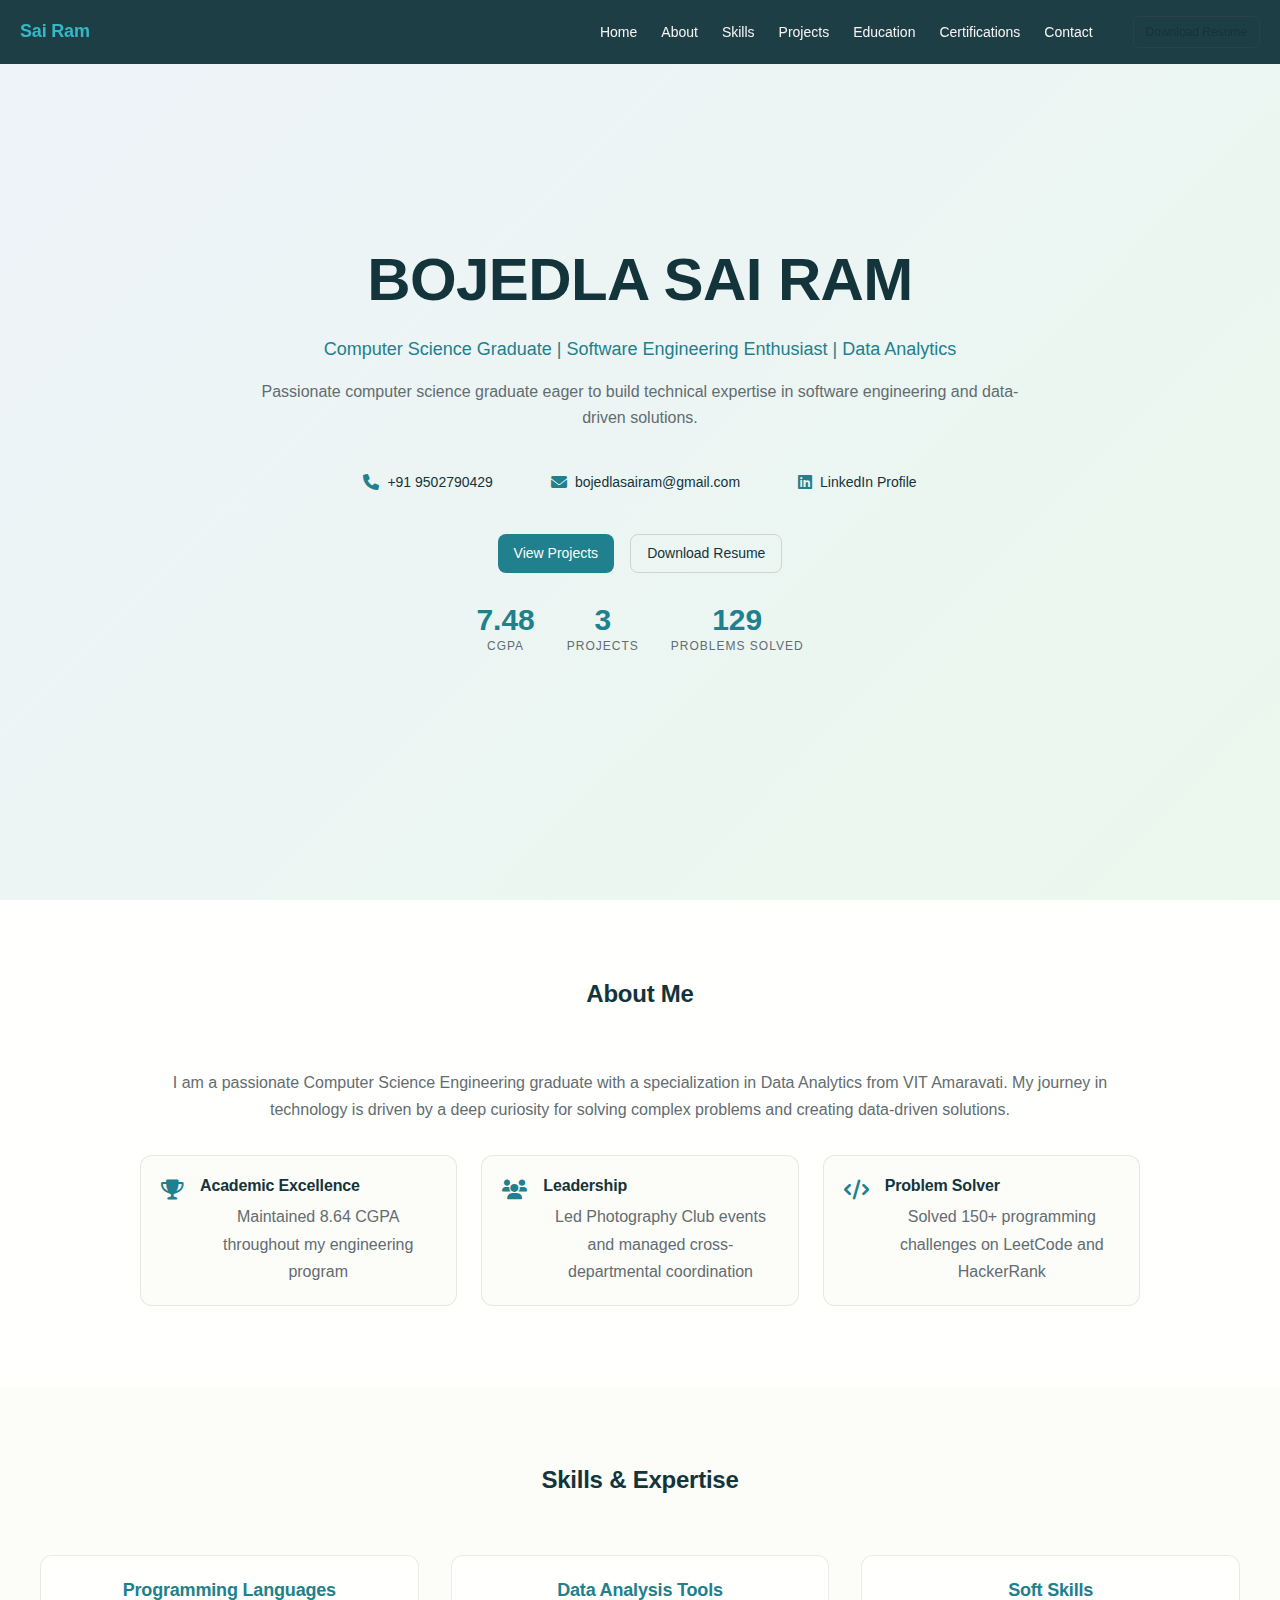
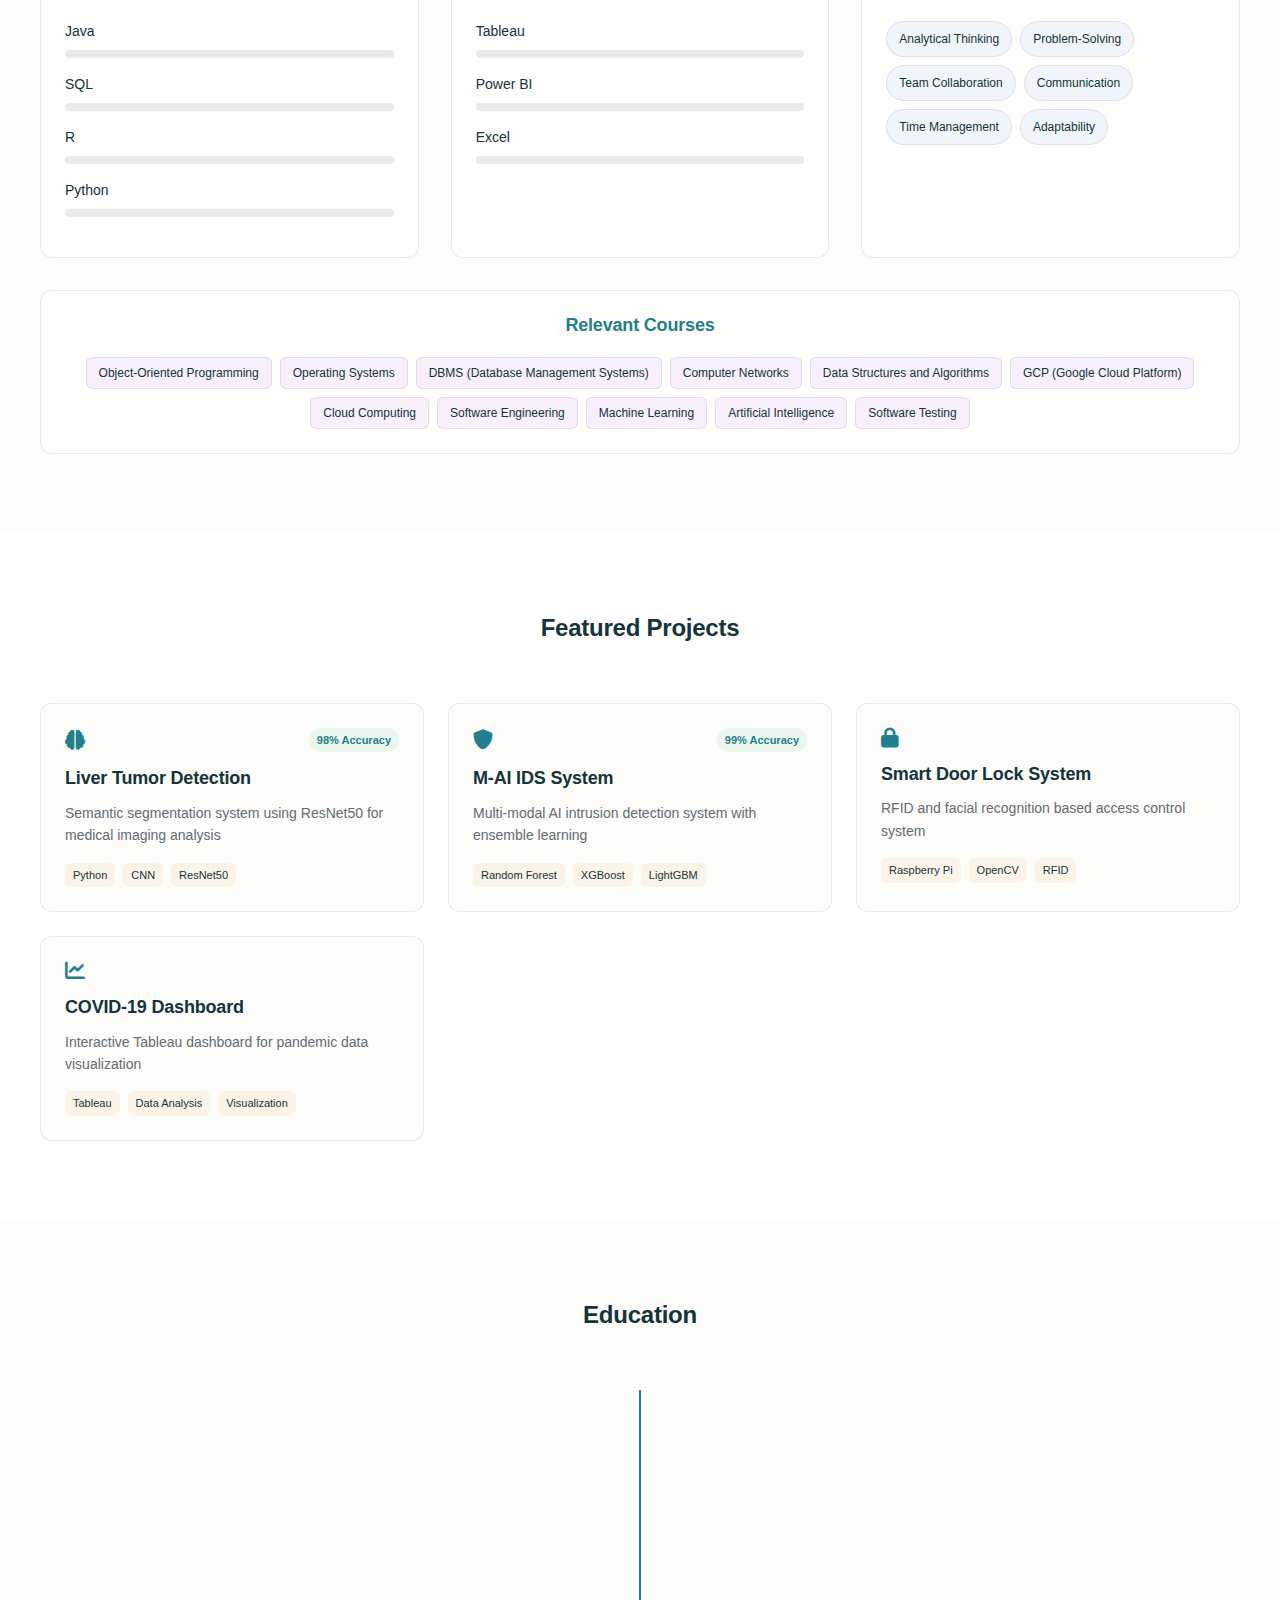
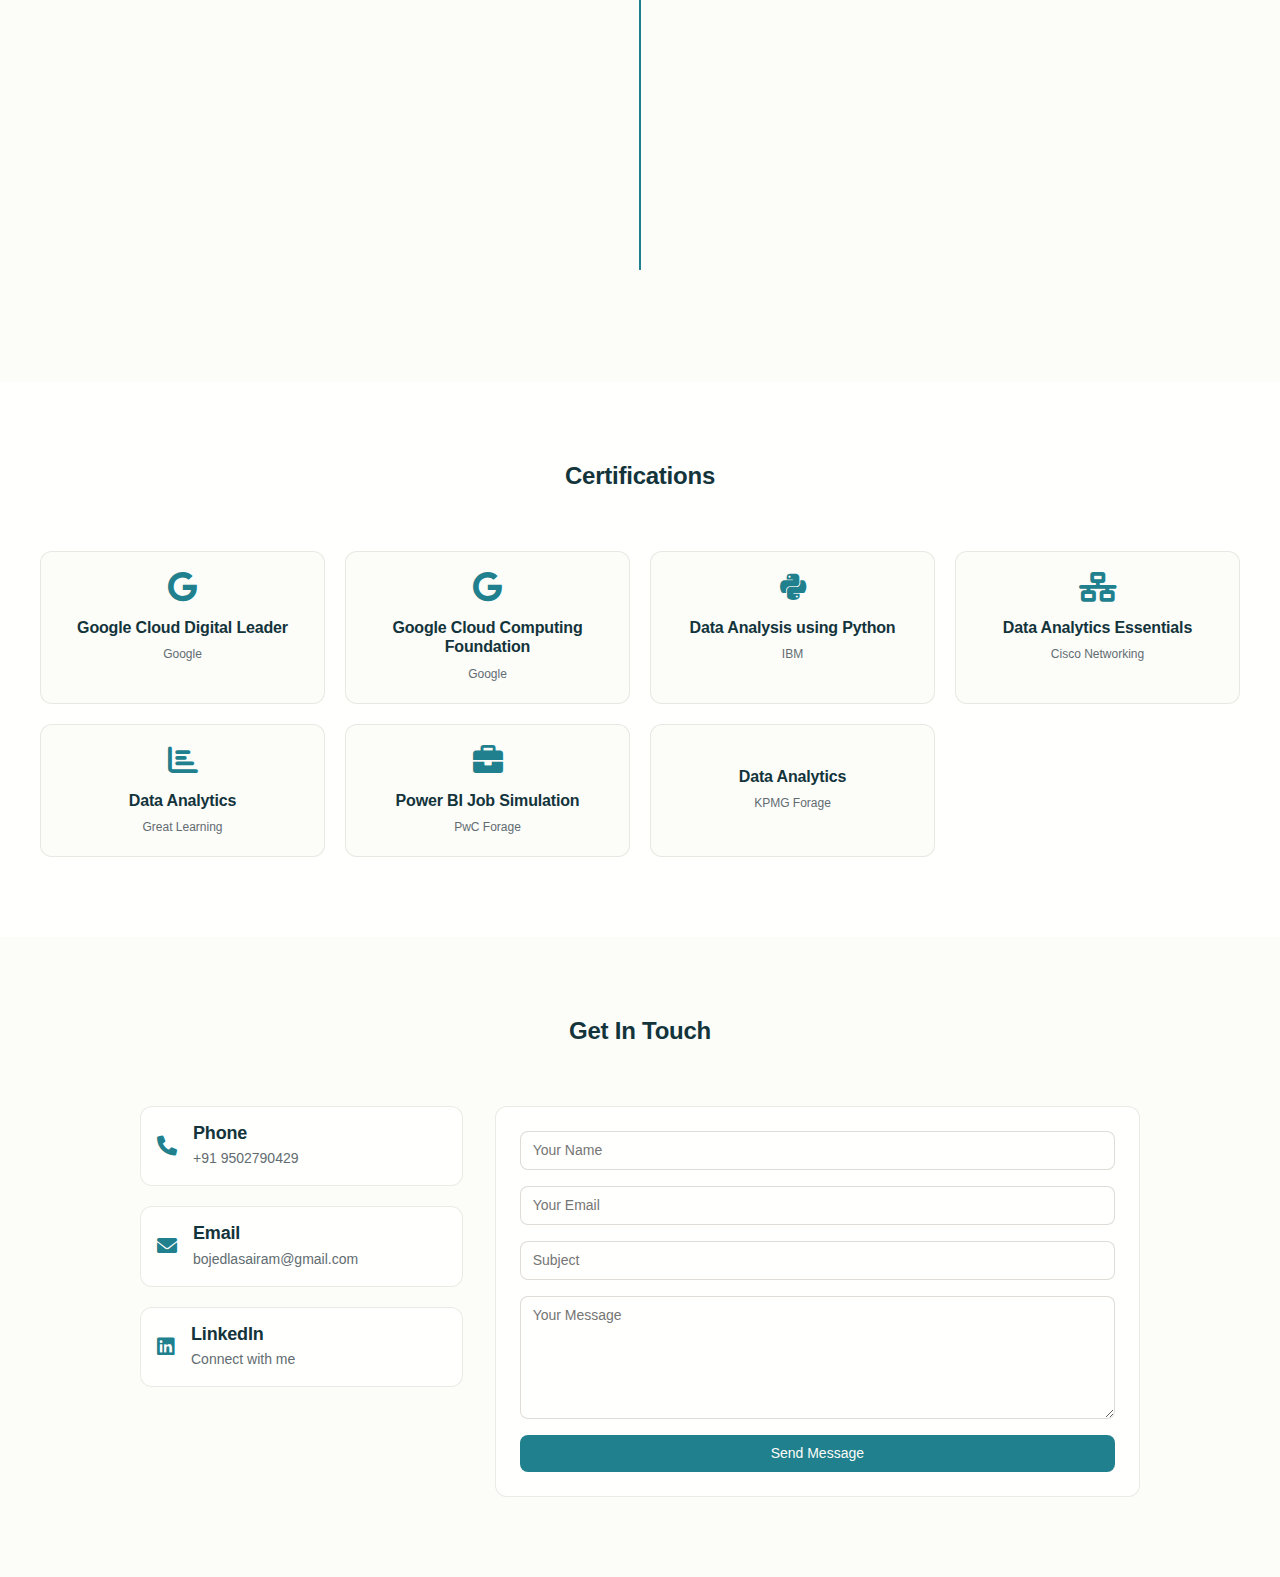
<file: index.html>
<!DOCTYPE html>
<html lang="en">
<head>
    <meta charset="UTF-8">
    <meta name="viewport" content="width=device-width, initial-scale=1.0">
    <title>Bojedla Sai Ram - Portfolio</title>
    <link rel="stylesheet" href="style.css">
    <link href="https://cdnjs.cloudflare.com/ajax/libs/font-awesome/6.0.0/css/all.min.css" rel="stylesheet">
</head>
<body>
    <!-- Navigation -->
    <nav class="navbar">
        <div class="nav-container">
            <div class="nav-brand">
                <h3>Sai Ram</h3>
            </div>
            <div class="nav-menu" id="nav-menu">
                <a href="#home" class="nav-link">Home</a>
                <a href="#about" class="nav-link">About</a>
                <a href="#skills" class="nav-link">Skills</a>
                <a href="#projects" class="nav-link">Projects</a>
                <a href="#education" class="nav-link">Education</a>
                <a href="#certifications" class="nav-link">Certifications</a>
                <a href="#contact" class="nav-link">Contact</a>
                <button class="btn btn--outline btn--sm nav-download-btn" id="nav-download-btn">Download Resume</button>
            </div>
            <div class="nav-toggle" id="nav-toggle">
                <span class="bar"></span>
                <span class="bar"></span>
                <span class="bar"></span>
            </div>
        </div>
    </nav>

    <!-- Hero Section -->
    <section id="home" class="hero">
        <div class="hero-content">
            <h1 class="hero-title">BOJEDLA SAI RAM</h1>
            <p class="hero-tagline">Computer Science Graduate | Software Engineering Enthusiast | Data Analytics</p>
            <p class="hero-description">Passionate computer science graduate eager to build technical expertise in software engineering and data-driven solutions.</p>
            <div class="hero-contact">
                <a href="tel:+919502790429" class="contact-item contact-link">
                    <i class="fas fa-phone"></i>
                    <span>+91 9502790429</span>
                </a>
                <a href="mailto:bojedlasairam@gmail.com" class="contact-item contact-link">
                    <i class="fas fa-envelope"></i>
                    <span>bojedlasairam@gmail.com</span>
                </a>
                <a href="https://www.linkedin.com/in/sairam-bojedla" target="_blank" class="contact-item contact-link">
                    <i class="fab fa-linkedin"></i>
                    <span>LinkedIn Profile</span>
                </a>
            </div>
            <div class="hero-buttons">
                <a href="#projects" class="btn btn--primary">View Projects</a>
                <button class="btn btn--outline" id="download-resume-btn">Download Resume</button>
            </div>
        </div>
        <div class="hero-stats">
            <div class="stat-item">
                <span class="stat-number" data-target="8.64" data-plus="false">0</span>
                <span class="stat-label">CGPA</span>
            </div>
            <div class="stat-item">
                <span class="stat-number" data-target="4" data-plus="false">0</span>
                <span class="stat-label">Projects</span>
            </div>
            <div class="stat-item">
                <span class="stat-number" data-target="150" data-plus="true">0</span>
                <span class="stat-label">Problems Solved</span>
            </div>
        </div>
    </section>

    <!-- About Section -->
    <section id="about" class="about section">
        <div class="container">
            <h2 class="section-title">About Me</h2>
            <div class="about-content">
                <div class="about-text">
                    <p>I am a passionate Computer Science Engineering graduate with a specialization in Data Analytics from VIT Amaravati. My journey in technology is driven by a deep curiosity for solving complex problems and creating data-driven solutions.</p>
                    <div class="about-highlights">
                        <div class="highlight-item">
                            <i class="fas fa-trophy"></i>
                            <div>
                                <h4>Academic Excellence</h4>
                                <p>Maintained 8.64 CGPA throughout my engineering program</p>
                            </div>
                        </div>
                        <div class="highlight-item">
                            <i class="fas fa-users"></i>
                            <div>
                                <h4>Leadership</h4>
                                <p>Led Photography Club events and managed cross-departmental coordination</p>
                            </div>
                        </div>
                        <div class="highlight-item">
                            <i class="fas fa-code"></i>
                            <div>
                                <h4>Problem Solver</h4>
                                <p>Solved 150+ programming challenges on LeetCode and HackerRank</p>
                            </div>
                        </div>
                    </div>
                </div>
            </div>
        </div>
    </section>

    <!-- Skills Section -->
    <section id="skills" class="skills section">
        <div class="container">
            <h2 class="section-title">Skills & Expertise</h2>
            <div class="skills-grid">
                <div class="skill-category">
                    <h3>Programming Languages</h3>
                    <div class="skill-item">
                        <span>Java</span>
                        <div class="skill-bar">
                            <div class="skill-progress" data-width="98"></div>
                        </div>
                    </div>
                    <div class="skill-item">
                        <span>SQL</span>
                        <div class="skill-bar">
                            <div class="skill-progress" data-width="95"></div>
                        </div>
                    </div>
                    <div class="skill-item">
                        <span>R</span>
                        <div class="skill-bar">
                            <div class="skill-progress" data-width="80"></div>
                        </div>
                    </div>
                    <div class="skill-item">
                        <span>Python</span>
                        <div class="skill-bar">
                            <div class="skill-progress" data-width="79"></div>
                        </div>
                    </div>
                </div>
                <div class="skill-category">
                    <h3>Data Analysis Tools</h3>
                    <div class="skill-item">
                        <span>Tableau</span>
                        <div class="skill-bar">
                            <div class="skill-progress" data-width="90"></div>
                        </div>
                    </div>
                    <div class="skill-item">
                        <span>Power BI</span>
                        <div class="skill-bar">
                            <div class="skill-progress" data-width="95"></div>
                        </div>
                    </div>
                    <div class="skill-item">
                        <span>Excel</span>
                        <div class="skill-bar">
                            <div class="skill-progress" data-width="95"></div>
                        </div>
                    </div>
                </div>
                <div class="skill-category">
                    <h3>Soft Skills</h3>
                    <div class="soft-skills">
                        <span class="skill-tag">Analytical Thinking</span>
                        <span class="skill-tag">Problem-Solving</span>
                        <span class="skill-tag">Team Collaboration</span>
                        <span class="skill-tag">Communication</span>
                        <span class="skill-tag">Time Management</span>
                        <span class="skill-tag">Adaptability</span>
                    </div>
                </div>
                <div class="skill-category relevant-courses">
                    <h3>Relevant Courses</h3>
                    <div class="courses-grid">
                        <span class="course-tag">Object-Oriented Programming</span>
                        <span class="course-tag">Operating Systems</span>
                        <span class="course-tag">DBMS (Database Management Systems)</span>
                        <span class="course-tag">Computer Networks</span>
                        <span class="course-tag">Data Structures and Algorithms</span>
                        <span class="course-tag">GCP (Google Cloud Platform)</span>
                        <span class="course-tag">Cloud Computing</span>
                        <span class="course-tag">Software Engineering</span>
                        <span class="course-tag">Machine Learning</span>
                        <span class="course-tag">Artificial Intelligence</span>
                        <span class="course-tag">Software Testing</span>
                        
                    </div>
                </div>
          
            </div>
        </div>
    </section>

    <!-- Projects Section -->
    <section id="projects" class="projects section">
        <div class="container">
            <h2 class="section-title">Featured Projects</h2>
            <div class="projects-grid">
                <div class="project-card" onclick="openModal('project1')">
                    <div class="project-header">
                        <i class="fas fa-brain"></i>
                        <div class="project-accuracy">98% Accuracy</div>
                    </div>
                    <h3>Liver Tumor Detection</h3>
                    <p>Semantic segmentation system using ResNet50 for medical imaging analysis</p>
                    <div class="project-tech">
                        <span>Python</span>
                        <span>CNN</span>
                        <span>ResNet50</span>
                    </div>
                </div>

                <div class="project-card" onclick="openModal('project2')">
                    <div class="project-header">
                        <i class="fas fa-shield-alt"></i>
                        <div class="project-accuracy">99% Accuracy</div>
                    </div>
                    <h3>M-AI IDS System</h3>
                    <p>Multi-modal AI intrusion detection system with ensemble learning</p>
                    <div class="project-tech">
                        <span>Random Forest</span>
                        <span>XGBoost</span>
                        <span>LightGBM</span>
                    </div>
                </div>

                <div class="project-card" onclick="openModal('project3')">
                    <div class="project-header">
                        <i class="fas fa-lock"></i>
                    </div>
                    <h3>Smart Door Lock System</h3>
                    <p>RFID and facial recognition based access control system</p>
                    <div class="project-tech">
                        <span>Raspberry Pi</span>
                        <span>OpenCV</span>
                        <span>RFID</span>
                    </div>
                </div>

                <div class="project-card" onclick="openModal('project4')">
                    <div class="project-header">
                        <i class="fas fa-chart-line"></i>
                    </div>
                    <h3>COVID-19 Dashboard</h3>
                    <p>Interactive Tableau dashboard for pandemic data visualization</p>
                    <div class="project-tech">
                        <span>Tableau</span>
                        <span>Data Analysis</span>
                        <span>Visualization</span>
                    </div>
                </div>
            </div>
        </div>
    </section>

    <!-- Education Section -->
    <section id="education" class="education section">
        <div class="container">
            <h2 class="section-title">Education</h2>
            <div class="timeline">
                <div class="timeline-item">
                    <div class="timeline-year">2021-2025</div>
                    <div class="timeline-content">
                        <h3>Bachelor of Technology</h3>
                        <h4>Computer Science & Engineering with Data Analytics Specialization</h4>
                        <p>Vellore Institute of Technology, Amaravati</p>
                        <span class="grade">CGPA: 8.64</span>
                    </div>
                </div>
                <div class="timeline-item">
                    <div class="timeline-year">2019-2021</div>
                    <div class="timeline-content">
                        <h3>Intermediate</h3>
                        <p>Sri Chaitanya Junior College, Khammam</p>
                        <span class="grade">98%</span>
                    </div>
                </div>
                <div class="timeline-item">
                    <div class="timeline-year">2018-2019</div>
                    <div class="timeline-content">
                        <h3>Secondary School</h3>
                        <p>Sri Chaitanya School, Madhira</p>
                        <span class="grade">CGPA: 9.8</span>
                    </div>
                </div>
            </div>
        </div>
    </section>

    <!-- Certifications Section -->
    <section id="certifications" class="certifications section">
        <div class="container">
            <h2 class="section-title">Certifications</h2>
            <div class="certifications-grid">
                <div class="cert-card">
                    <i class="fab fa-google"></i>
                    <h4>Google Cloud Digital Leader</h4>
                    <p>Google</p>
                </div>
                <div class="cert-card">
                    <i class="fab fa-google"></i>
                    <h4>Google Cloud Computing Foundation</h4>
                    <p>Google</p>
                </div>
                <div class="cert-card">
                    <i class="fab fa-python"></i>
                    <h4>Data Analysis using Python</h4>
                    <p>IBM</p>
                </div>
                <div class="cert-card">
                    <i class="fas fa-network-wired"></i>
                    <h4>Data Analytics Essentials</h4>
                    <p>Cisco Networking</p>
                </div>
                <div class="cert-card">
                    <i class="fas fa-chart-bar"></i>
                    <h4>Data Analytics</h4>
                    <p>Great Learning</p>
                </div>
                <div class="cert-card">
                    <i class="fas fa-briefcase"></i>
                    <h4>Power BI Job Simulation</h4>
                    <p>PwC Forage</p>
                </div>
                <div class="cert-card">
                    <i class="fas fa-analytics"></i>
                    <h4>Data Analytics</h4>
                    <p>KPMG Forage</p>
                </div>
            </div>
        </div>
    </section>

    <!-- Contact Section -->
    <section id="contact" class="contact section">
        <div class="container">
            <h2 class="section-title">Get In Touch</h2>
            <div class="contact-content">
                <div class="contact-info">
                    <a href="tel:+919502790429" class="contact-item-large contact-link">
                        <i class="fas fa-phone"></i>
                        <div>
                            <h4>Phone</h4>
                            <p>+91 9502790429</p>
                        </div>
                    </a>
                    <a href="mailto:bojedlasairam@gmail.com" class="contact-item-large contact-link">
                        <i class="fas fa-envelope"></i>
                        <div>
                            <h4>Email</h4>
                            <p>bojedlasairam@gmail.com</p>
                        </div>
                    </a>
                    <a href="https://www.linkedin.com/in/sairam-bojedla" target="_blank" class="contact-item-large contact-link">
                        <i class="fab fa-linkedin"></i>
                        <div>
                            <h4>LinkedIn</h4>
                            <p>Connect with me</p>
                        </div>
                    </a>
                </div>
                <form class="contact-form" id="contact-form">
                    <div class="form-group">
                        <input type="text" class="form-control" placeholder="Your Name" required>
                    </div>
                    <div class="form-group">
                        <input type="email" class="form-control" placeholder="Your Email" required>
                    </div>
                    <div class="form-group">
                        <input type="text" class="form-control" placeholder="Subject" required>
                    </div>
                    <div class="form-group">
                        <textarea class="form-control" rows="5" placeholder="Your Message" required></textarea>
                    </div>
                    <button type="submit" class="btn btn--primary btn--full-width">Send Message</button>
                </form>
            </div>
        </div>
    </section>

    <!-- Project Modals -->
    <div id="project1" class="modal hidden">
        <div class="modal-content">
            <span class="close" onclick="closeModal('project1')">&times;</span>
            <h2>Liver Tumor Detection Using Semantic Segmentation</h2>
            <div class="modal-body">
                <p>Developed a semantic segmentation-based system using an encoder-decoder architecture and ResNet50 for feature extraction from medical imaging data.</p>
                <div class="project-details">
                    <div class="detail-item">
                        <h4>Technologies Used:</h4>
                        <p>Python, CNN, SegNet, ResNet50, Medical Imaging</p>
                    </div>
                    <div class="detail-item">
                        <h4>Key Achievement:</h4>
                        <p>Trained a SegNet CNN model on annotated MRI and CT scan datasets, achieving 98% accuracy in identifying tumor regions.</p>
                    </div>
                    <div class="detail-item">
                        <h4>Evaluation:</h4>
                        <p>Evaluated model performance using precision, recall, and IoU metrics to ensure reliable and consistent detection results.</p>
                    </div>
                </div>
            </div>
        </div>
    </div>

    <div id="project2" class="modal hidden">
        <div class="modal-content">
            <span class="close" onclick="closeModal('project2')">&times;</span>
            <h2>M-AI IDS: Multi-Modal AI Intrusion Detection System</h2>
            <div class="modal-body">
                <p>Led a team of 3 members, applying strong collaboration, communication, and strategic thinking to deliver the project on time.</p>
                <div class="project-details">
                    <div class="detail-item">
                        <h4>System Design:</h4>
                        <p>Designed a multi-modal intrusion detection system analyzing network traffic, host logs, and behavioral patterns for improved threat identification.</p>
                    </div>
                    <div class="detail-item">
                        <h4>Technologies:</h4>
                        <p>Random Forest, XGBoost, LightGBM, Ensemble Learning</p>
                    </div>
                    <div class="detail-item">
                        <h4>Results:</h4>
                        <p>Achieved 99% accuracy and 97% precision, significantly reducing false positives and improving overall system reliability.</p>
                    </div>
                </div>
            </div>
        </div>
    </div>

    <div id="project3" class="modal hidden">
        <div class="modal-content">
            <span class="close" onclick="closeModal('project3')">&times;</span>
            <h2>Smart Access Controlled Door Lock System</h2>
            <div class="modal-body">
                <p>Built a secure access control system integrating RFID modules with Raspberry Pi for card-based authentication using university ID cards.</p>
                <div class="project-details">
                    <div class="detail-item">
                        <h4>Technologies:</h4>
                        <p>RFID, Raspberry Pi, OpenCV, Java, Facial Recognition</p>
                    </div>
                    <div class="detail-item">
                        <h4>Features:</h4>
                        <p>Implemented a facial recognition system using OpenCV and Java to ensure accurate access control under different conditions.</p>
                    </div>
                    <div class="detail-item">
                        <h4>Implementation:</h4>
                        <p>Connected a solenoid lock mechanism with software logic to enable real-time physical access management on identity verification.</p>
                    </div>
                </div>
            </div>
        </div>
    </div>

    <div id="project4" class="modal hidden">
        <div class="modal-content">
            <span class="close" onclick="closeModal('project4')">&times;</span>
            <h2>COVID-19 Data Visualization Dashboard</h2>
            <div class="modal-body">
                <p>Created an interactive Tableau dashboard to visualize real-time case trends, recoveries, and mortality statistics during the pandemic.</p>
                <div class="project-details">
                    <div class="detail-item">
                        <h4>Technologies:</h4>
                        <p>Tableau, Data Processing, Statistical Analysis</p>
                    </div>
                    <div class="detail-item">
                        <h4>Features:</h4>
                        <p>Processed and visualized cleaned data to provide actionable insights into the spread and impact of COVID-19 across different regions.</p>
                    </div>
                    <div class="detail-item">
                        <h4>Dashboard Link:</h4>
                        <p><a href="#" target="_blank" class="dashboard-link">View COVID-19 Dashboard</a> (Demo link)</p>
                    </div>
                </div>
            </div>
        </div>
    </div>

    <script src="app.js"></script>
</body>
</html>
</file>
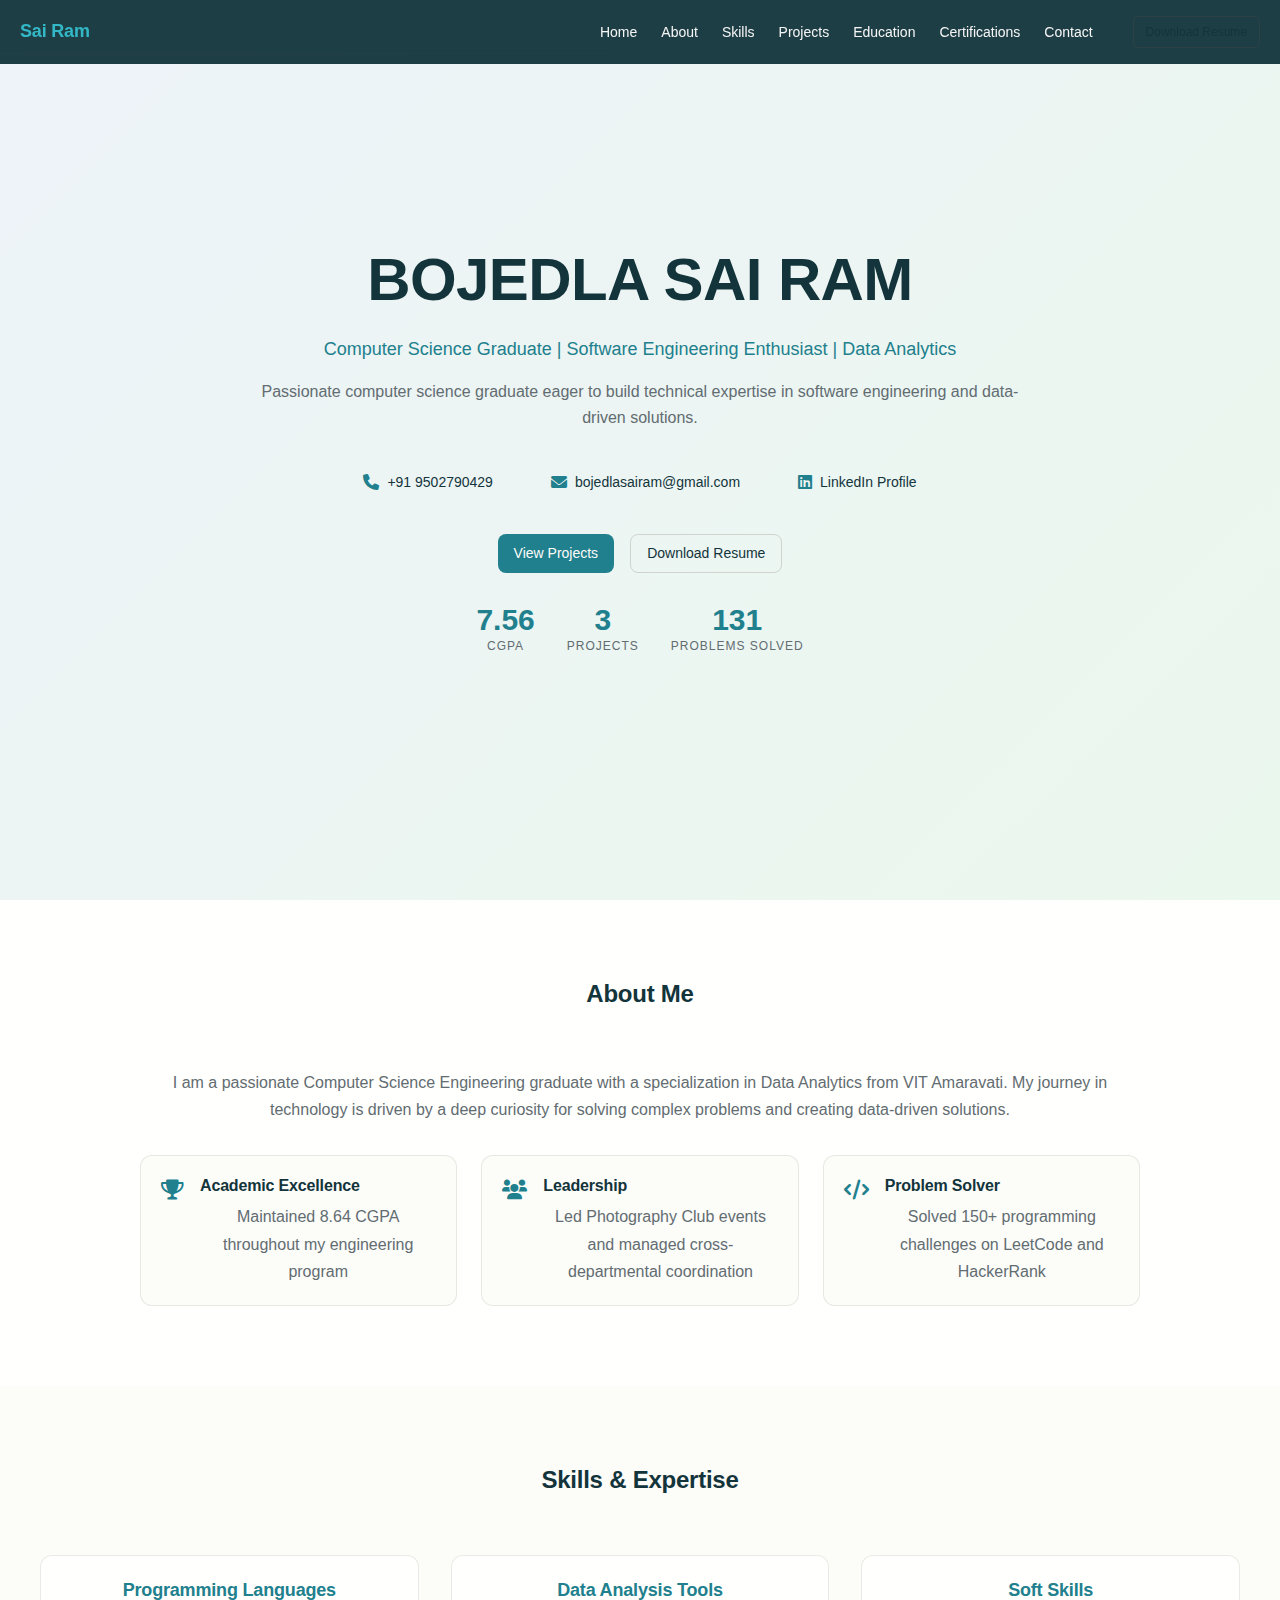
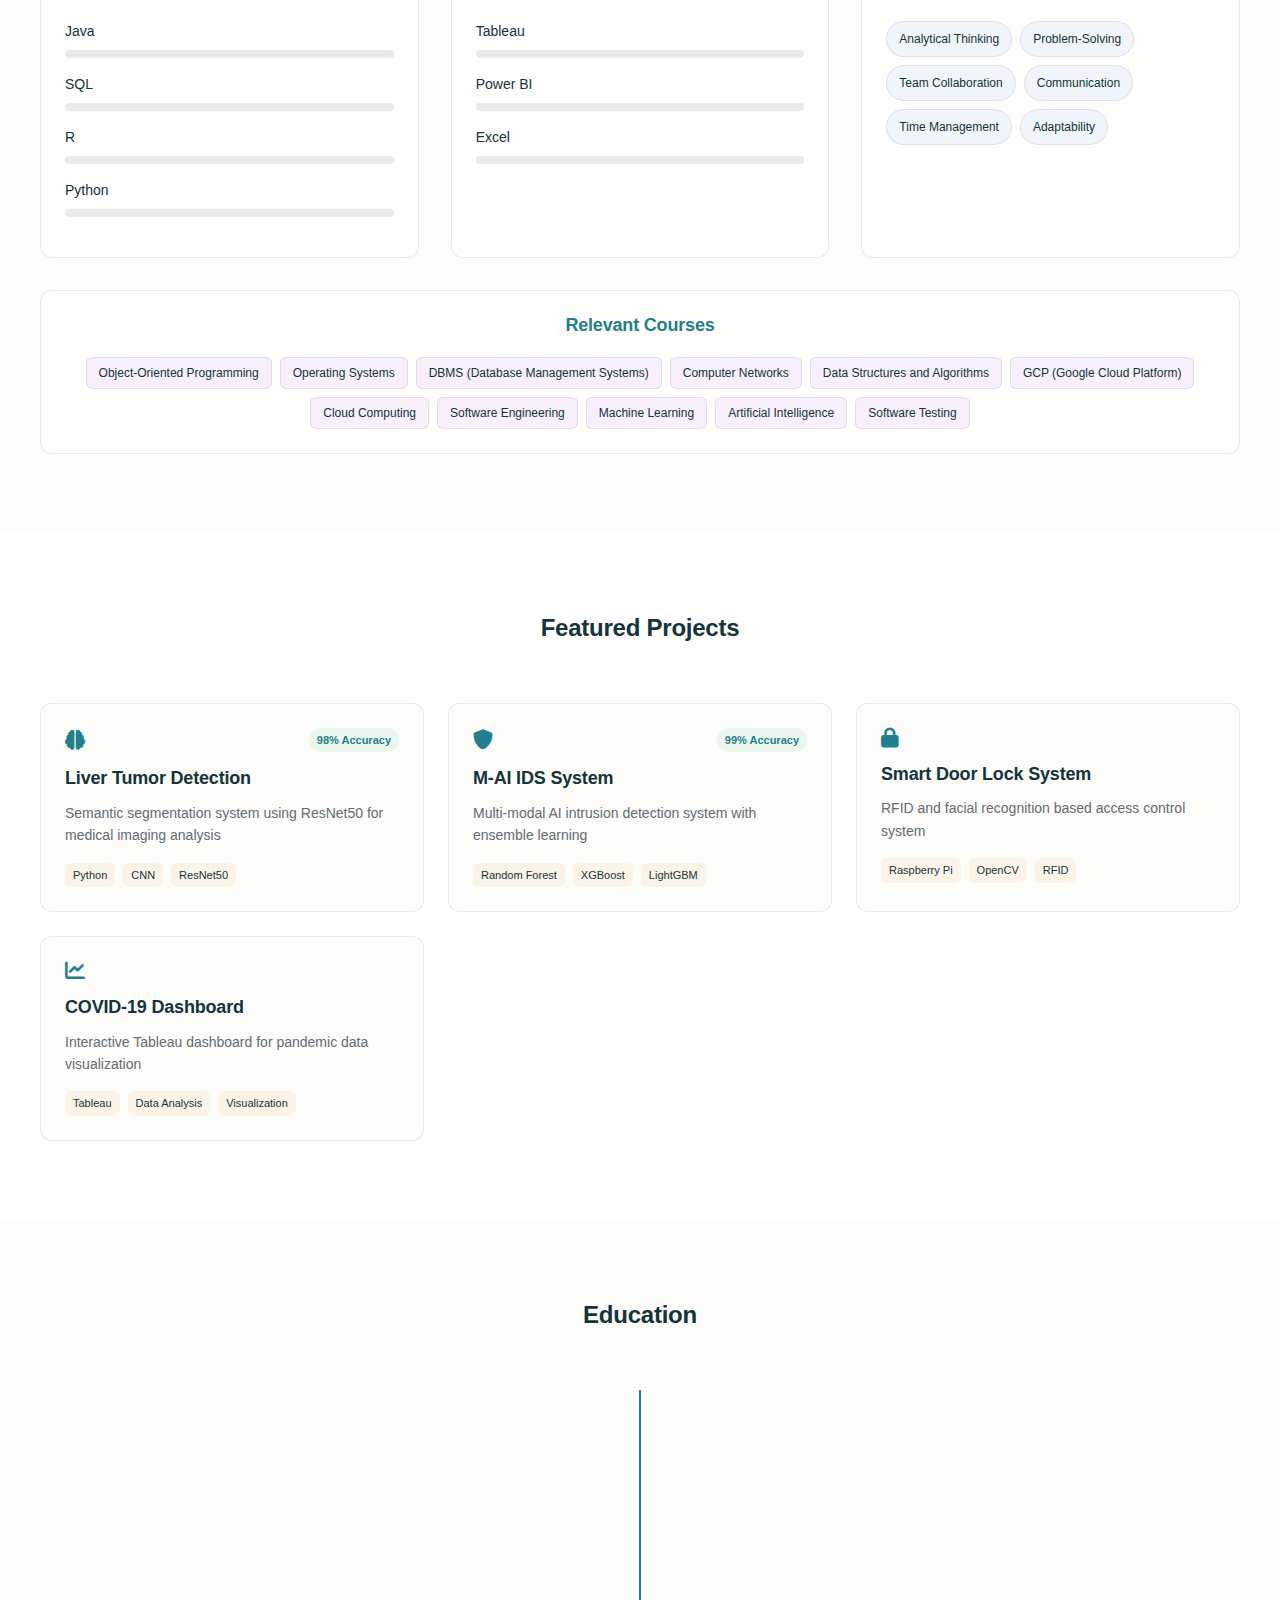
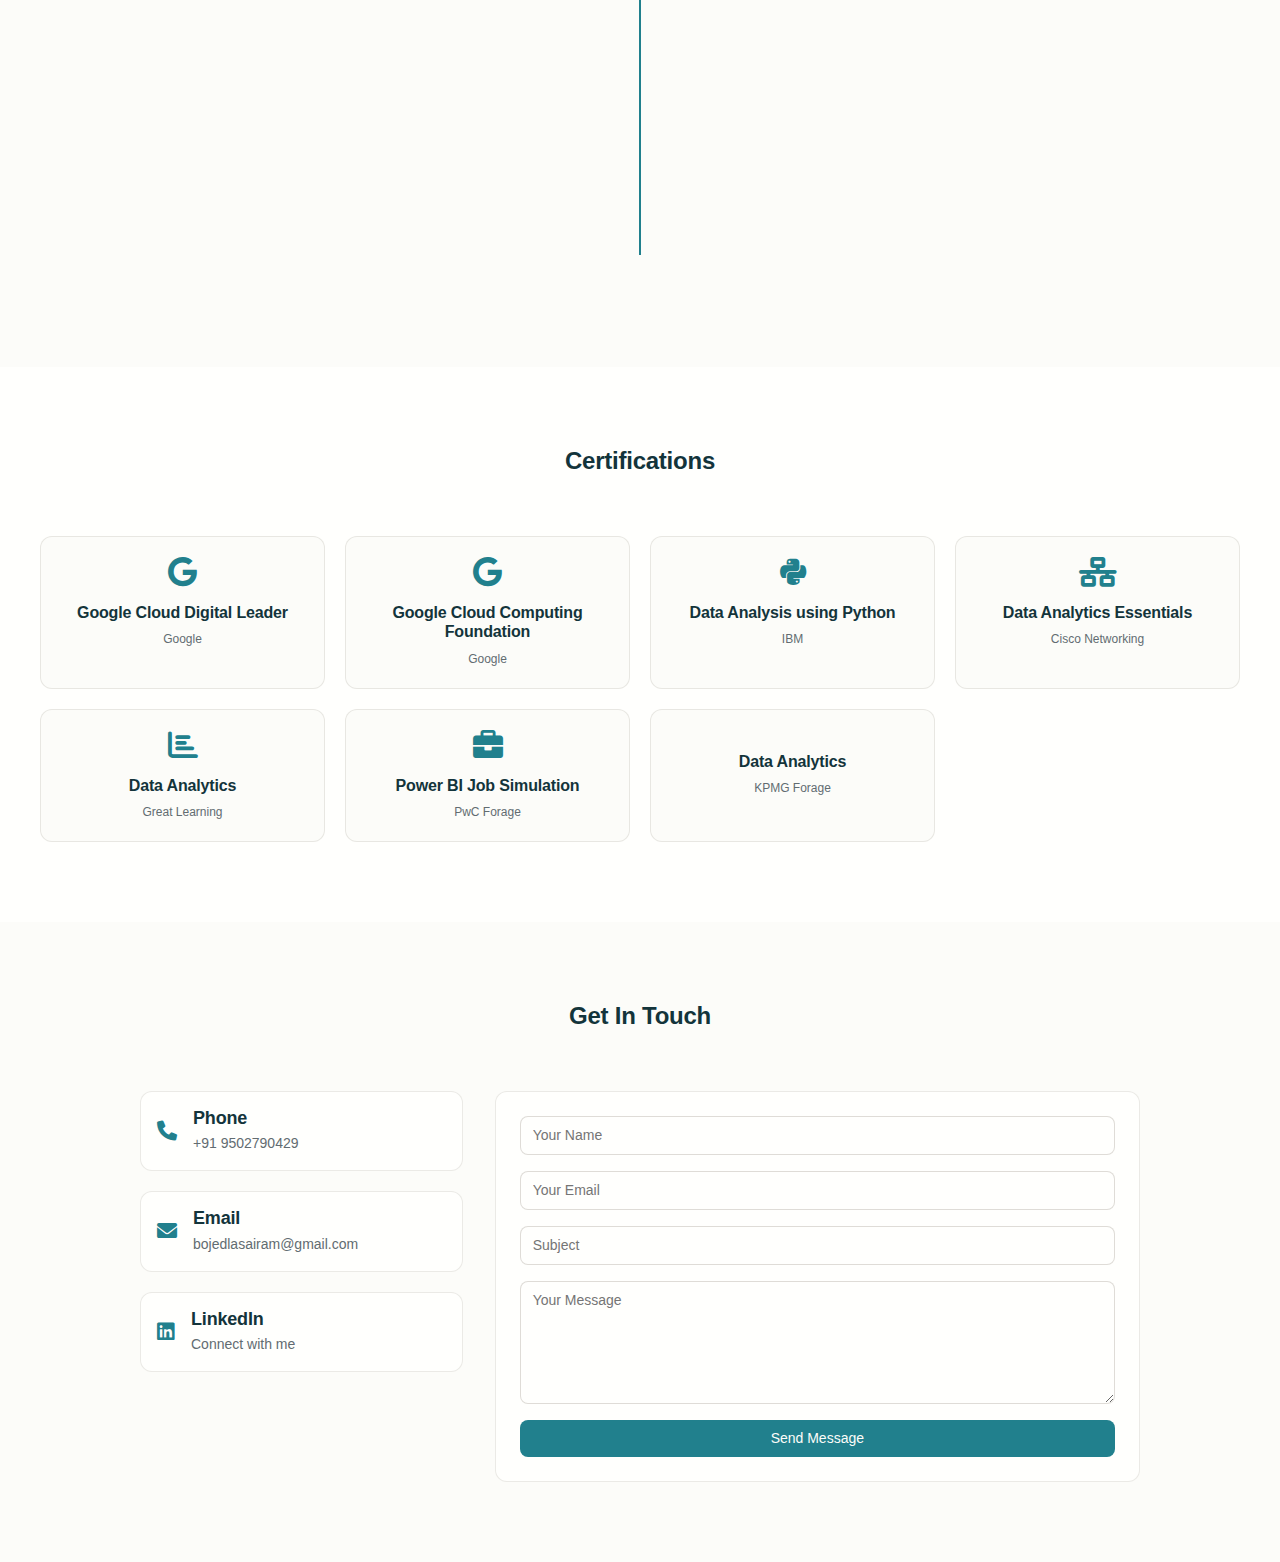
<file: sairam-portfolio-updated/index.html>
<!DOCTYPE html>
<html lang="en">
<head>
    <meta charset="UTF-8">
    <meta name="viewport" content="width=device-width, initial-scale=1.0">
    <title>Bojedla Sai Ram - Portfolio</title>
    <link rel="stylesheet" href="style.css">
    <link href="https://cdnjs.cloudflare.com/ajax/libs/font-awesome/6.0.0/css/all.min.css" rel="stylesheet">
</head>
<body>
    <!-- Navigation -->
    <nav class="navbar">
        <div class="nav-container">
            <div class="nav-brand">
                <h3>Sai Ram</h3>
            </div>
            <div class="nav-menu" id="nav-menu">
                <a href="#home" class="nav-link">Home</a>
                <a href="#about" class="nav-link">About</a>
                <a href="#skills" class="nav-link">Skills</a>
                <a href="#projects" class="nav-link">Projects</a>
                <a href="#education" class="nav-link">Education</a>
                <a href="#certifications" class="nav-link">Certifications</a>
                <a href="#contact" class="nav-link">Contact</a>
                <button class="btn btn--outline btn--sm nav-download-btn" id="nav-download-btn">Download Resume</button>
            </div>
            <div class="nav-toggle" id="nav-toggle">
                <span class="bar"></span>
                <span class="bar"></span>
                <span class="bar"></span>
            </div>
        </div>
    </nav>

    <!-- Hero Section -->
    <section id="home" class="hero">
        <div class="hero-content">
            <h1 class="hero-title">BOJEDLA SAI RAM</h1>
            <p class="hero-tagline">Computer Science Graduate | Software Engineering Enthusiast | Data Analytics</p>
            <p class="hero-description">Passionate computer science graduate eager to build technical expertise in software engineering and data-driven solutions.</p>
            <div class="hero-contact">
                <a href="tel:+919502790429" class="contact-item contact-link">
                    <i class="fas fa-phone"></i>
                    <span>+91 9502790429</span>
                </a>
                <a href="mailto:bojedlasairam@gmail.com" class="contact-item contact-link">
                    <i class="fas fa-envelope"></i>
                    <span>bojedlasairam@gmail.com</span>
                </a>
                <a href="https://www.linkedin.com/in/sairam-bojedla" target="_blank" class="contact-item contact-link">
                    <i class="fab fa-linkedin"></i>
                    <span>LinkedIn Profile</span>
                </a>
            </div>
            <div class="hero-buttons">
                <a href="#projects" class="btn btn--primary">View Projects</a>
                <button class="btn btn--outline" id="download-resume-btn">Download Resume</button>
            </div>
        </div>
        <div class="hero-stats">
            <div class="stat-item">
                <span class="stat-number" data-target="8.64">0</span>
                <span class="stat-label">CGPA</span>
            </div>
            <div class="stat-item">
                <span class="stat-number" data-target="4">0</span>
                <span class="stat-label">Projects</span>
            </div>
            <div class="stat-item">
                <span class="stat-number" data-target="150">0</span>
                <span class="stat-label">Problems Solved</span>
            </div>
        </div>
    </section>

    <!-- About Section -->
    <section id="about" class="about section">
        <div class="container">
            <h2 class="section-title">About Me</h2>
            <div class="about-content">
                <div class="about-text">
                    <p>I am a passionate Computer Science Engineering graduate with a specialization in Data Analytics from VIT Amaravati. My journey in technology is driven by a deep curiosity for solving complex problems and creating data-driven solutions.</p>
                    <div class="about-highlights">
                        <div class="highlight-item">
                            <i class="fas fa-trophy"></i>
                            <div>
                                <h4>Academic Excellence</h4>
                                <p>Maintained 8.64 CGPA throughout my engineering program</p>
                            </div>
                        </div>
                        <div class="highlight-item">
                            <i class="fas fa-users"></i>
                            <div>
                                <h4>Leadership</h4>
                                <p>Led Photography Club events and managed cross-departmental coordination</p>
                            </div>
                        </div>
                        <div class="highlight-item">
                            <i class="fas fa-code"></i>
                            <div>
                                <h4>Problem Solver</h4>
                                <p>Solved 150+ programming challenges on LeetCode and HackerRank</p>
                            </div>
                        </div>
                    </div>
                </div>
            </div>
        </div>
    </section>

    <!-- Skills Section -->
    <section id="skills" class="skills section">
        <div class="container">
            <h2 class="section-title">Skills & Expertise</h2>
            <div class="skills-grid">
                <div class="skill-category">
                    <h3>Programming Languages</h3>
                    <div class="skill-item">
                        <span>Java</span>
                        <div class="skill-bar">
                            <div class="skill-progress" data-width="90"></div>
                        </div>
                    </div>
                    <div class="skill-item">
                        <span>SQL</span>
                        <div class="skill-bar">
                            <div class="skill-progress" data-width="85"></div>
                        </div>
                    </div>
                    <div class="skill-item">
                        <span>R</span>
                        <div class="skill-bar">
                            <div class="skill-progress" data-width="80"></div>
                        </div>
                    </div>
                    <div class="skill-item">
                        <span>Python</span>
                        <div class="skill-bar">
                            <div class="skill-progress" data-width="70"></div>
                        </div>
                    </div>
                </div>
                <div class="skill-category">
                    <h3>Data Analysis Tools</h3>
                    <div class="skill-item">
                        <span>Tableau</span>
                        <div class="skill-bar">
                            <div class="skill-progress" data-width="90"></div>
                        </div>
                    </div>
                    <div class="skill-item">
                        <span>Power BI</span>
                        <div class="skill-bar">
                            <div class="skill-progress" data-width="85"></div>
                        </div>
                    </div>
                    <div class="skill-item">
                        <span>Excel</span>
                        <div class="skill-bar">
                            <div class="skill-progress" data-width="95"></div>
                        </div>
                    </div>
                </div>
                <div class="skill-category">
                    <h3>Soft Skills</h3>
                    <div class="soft-skills">
                        <span class="skill-tag">Analytical Thinking</span>
                        <span class="skill-tag">Problem-Solving</span>
                        <span class="skill-tag">Team Collaboration</span>
                        <span class="skill-tag">Communication</span>
                        <span class="skill-tag">Time Management</span>
                        <span class="skill-tag">Adaptability</span>
                    </div>
                </div>
                <div class="skill-category relevant-courses">
                    <h3>Relevant Courses</h3>
                    <div class="courses-grid">
                        <span class="course-tag">Object-Oriented Programming</span>
                        <span class="course-tag">Operating Systems</span>
                        <span class="course-tag">DBMS (Database Management Systems)</span>
                        <span class="course-tag">Computer Networks</span>
                        <span class="course-tag">Data Structures and Algorithms</span>
                        <span class="course-tag">GCP (Google Cloud Platform)</span>
                        <span class="course-tag">Cloud Computing</span>
                        <span class="course-tag">Software Engineering</span>
                        <span class="course-tag">Machine Learning</span>
                        <span class="course-tag">Artificial Intelligence</span>
                        <span class="course-tag">Software Testing</span>
                        
                    </div>
                </div>
          
            </div>
        </div>
    </section>

    <!-- Projects Section -->
    <section id="projects" class="projects section">
        <div class="container">
            <h2 class="section-title">Featured Projects</h2>
            <div class="projects-grid">
                <div class="project-card" onclick="openModal('project1')">
                    <div class="project-header">
                        <i class="fas fa-brain"></i>
                        <div class="project-accuracy">98% Accuracy</div>
                    </div>
                    <h3>Liver Tumor Detection</h3>
                    <p>Semantic segmentation system using ResNet50 for medical imaging analysis</p>
                    <div class="project-tech">
                        <span>Python</span>
                        <span>CNN</span>
                        <span>ResNet50</span>
                    </div>
                </div>

                <div class="project-card" onclick="openModal('project2')">
                    <div class="project-header">
                        <i class="fas fa-shield-alt"></i>
                        <div class="project-accuracy">99% Accuracy</div>
                    </div>
                    <h3>M-AI IDS System</h3>
                    <p>Multi-modal AI intrusion detection system with ensemble learning</p>
                    <div class="project-tech">
                        <span>Random Forest</span>
                        <span>XGBoost</span>
                        <span>LightGBM</span>
                    </div>
                </div>

                <div class="project-card" onclick="openModal('project3')">
                    <div class="project-header">
                        <i class="fas fa-lock"></i>
                    </div>
                    <h3>Smart Door Lock System</h3>
                    <p>RFID and facial recognition based access control system</p>
                    <div class="project-tech">
                        <span>Raspberry Pi</span>
                        <span>OpenCV</span>
                        <span>RFID</span>
                    </div>
                </div>

                <div class="project-card" onclick="openModal('project4')">
                    <div class="project-header">
                        <i class="fas fa-chart-line"></i>
                    </div>
                    <h3>COVID-19 Dashboard</h3>
                    <p>Interactive Tableau dashboard for pandemic data visualization</p>
                    <div class="project-tech">
                        <span>Tableau</span>
                        <span>Data Analysis</span>
                        <span>Visualization</span>
                    </div>
                </div>
            </div>
        </div>
    </section>

    <!-- Education Section -->
    <section id="education" class="education section">
        <div class="container">
            <h2 class="section-title">Education</h2>
            <div class="timeline">
                <div class="timeline-item">
                    <div class="timeline-year">2021-2025</div>
                    <div class="timeline-content">
                        <h3>Bachelor of Technology</h3>
                        <h4>Computer Science & Engineering with Data Analytics Specialization</h4>
                        <p>Vellore Institute of Technology, Amaravati</p>
                        <span class="grade">CGPA: 8.64</span>
                    </div>
                </div>
                <div class="timeline-item">
                    <div class="timeline-year">2019-2021</div>
                    <div class="timeline-content">
                        <h3>Intermediate</h3>
                        <p>Sri Chaitanya Junior College, Khammam</p>
                        <span class="grade">98%</span>
                    </div>
                </div>
                <div class="timeline-item">
                    <div class="timeline-year">2018-2019</div>
                    <div class="timeline-content">
                        <h3>Secondary School</h3>
                        <p>Sri Chaitanya School, Madhira</p>
                        <span class="grade">CGPA: 9.8</span>
                    </div>
                </div>
            </div>
        </div>
    </section>

    <!-- Certifications Section -->
    <section id="certifications" class="certifications section">
        <div class="container">
            <h2 class="section-title">Certifications</h2>
            <div class="certifications-grid">
                <div class="cert-card">
                    <i class="fab fa-google"></i>
                    <h4>Google Cloud Digital Leader</h4>
                    <p>Google</p>
                </div>
                <div class="cert-card">
                    <i class="fab fa-google"></i>
                    <h4>Google Cloud Computing Foundation</h4>
                    <p>Google</p>
                </div>
                <div class="cert-card">
                    <i class="fab fa-python"></i>
                    <h4>Data Analysis using Python</h4>
                    <p>IBM</p>
                </div>
                <div class="cert-card">
                    <i class="fas fa-network-wired"></i>
                    <h4>Data Analytics Essentials</h4>
                    <p>Cisco Networking</p>
                </div>
                <div class="cert-card">
                    <i class="fas fa-chart-bar"></i>
                    <h4>Data Analytics</h4>
                    <p>Great Learning</p>
                </div>
                <div class="cert-card">
                    <i class="fas fa-briefcase"></i>
                    <h4>Power BI Job Simulation</h4>
                    <p>PwC Forage</p>
                </div>
                <div class="cert-card">
                    <i class="fas fa-analytics"></i>
                    <h4>Data Analytics</h4>
                    <p>KPMG Forage</p>
                </div>
            </div>
        </div>
    </section>

    <!-- Contact Section -->
    <section id="contact" class="contact section">
        <div class="container">
            <h2 class="section-title">Get In Touch</h2>
            <div class="contact-content">
                <div class="contact-info">
                    <a href="tel:+919502790429" class="contact-item-large contact-link">
                        <i class="fas fa-phone"></i>
                        <div>
                            <h4>Phone</h4>
                            <p>+91 9502790429</p>
                        </div>
                    </a>
                    <a href="mailto:bojedlasairam@gmail.com" class="contact-item-large contact-link">
                        <i class="fas fa-envelope"></i>
                        <div>
                            <h4>Email</h4>
                            <p>bojedlasairam@gmail.com</p>
                        </div>
                    </a>
                    <a href="https://www.linkedin.com/in/sairam-bojedla" target="_blank" class="contact-item-large contact-link">
                        <i class="fab fa-linkedin"></i>
                        <div>
                            <h4>LinkedIn</h4>
                            <p>Connect with me</p>
                        </div>
                    </a>
                </div>
                <form class="contact-form" id="contact-form">
                    <div class="form-group">
                        <input type="text" class="form-control" placeholder="Your Name" required>
                    </div>
                    <div class="form-group">
                        <input type="email" class="form-control" placeholder="Your Email" required>
                    </div>
                    <div class="form-group">
                        <input type="text" class="form-control" placeholder="Subject" required>
                    </div>
                    <div class="form-group">
                        <textarea class="form-control" rows="5" placeholder="Your Message" required></textarea>
                    </div>
                    <button type="submit" class="btn btn--primary btn--full-width">Send Message</button>
                </form>
            </div>
        </div>
    </section>

    <!-- Project Modals -->
    <div id="project1" class="modal hidden">
        <div class="modal-content">
            <span class="close" onclick="closeModal('project1')">&times;</span>
            <h2>Liver Tumor Detection Using Semantic Segmentation</h2>
            <div class="modal-body">
                <p>Developed a semantic segmentation-based system using an encoder-decoder architecture and ResNet50 for feature extraction from medical imaging data.</p>
                <div class="project-details">
                    <div class="detail-item">
                        <h4>Technologies Used:</h4>
                        <p>Python, CNN, SegNet, ResNet50, Medical Imaging</p>
                    </div>
                    <div class="detail-item">
                        <h4>Key Achievement:</h4>
                        <p>Trained a SegNet CNN model on annotated MRI and CT scan datasets, achieving 98% accuracy in identifying tumor regions.</p>
                    </div>
                    <div class="detail-item">
                        <h4>Evaluation:</h4>
                        <p>Evaluated model performance using precision, recall, and IoU metrics to ensure reliable and consistent detection results.</p>
                    </div>
                </div>
            </div>
        </div>
    </div>

    <div id="project2" class="modal hidden">
        <div class="modal-content">
            <span class="close" onclick="closeModal('project2')">&times;</span>
            <h2>M-AI IDS: Multi-Modal AI Intrusion Detection System</h2>
            <div class="modal-body">
                <p>Led a team of 3 members, applying strong collaboration, communication, and strategic thinking to deliver the project on time.</p>
                <div class="project-details">
                    <div class="detail-item">
                        <h4>System Design:</h4>
                        <p>Designed a multi-modal intrusion detection system analyzing network traffic, host logs, and behavioral patterns for improved threat identification.</p>
                    </div>
                    <div class="detail-item">
                        <h4>Technologies:</h4>
                        <p>Random Forest, XGBoost, LightGBM, Ensemble Learning</p>
                    </div>
                    <div class="detail-item">
                        <h4>Results:</h4>
                        <p>Achieved 99% accuracy and 97% precision, significantly reducing false positives and improving overall system reliability.</p>
                    </div>
                </div>
            </div>
        </div>
    </div>

    <div id="project3" class="modal hidden">
        <div class="modal-content">
            <span class="close" onclick="closeModal('project3')">&times;</span>
            <h2>Smart Access Controlled Door Lock System</h2>
            <div class="modal-body">
                <p>Built a secure access control system integrating RFID modules with Raspberry Pi for card-based authentication using university ID cards.</p>
                <div class="project-details">
                    <div class="detail-item">
                        <h4>Technologies:</h4>
                        <p>RFID, Raspberry Pi, OpenCV, Java, Facial Recognition</p>
                    </div>
                    <div class="detail-item">
                        <h4>Features:</h4>
                        <p>Implemented a facial recognition system using OpenCV and Java to ensure accurate access control under different conditions.</p>
                    </div>
                    <div class="detail-item">
                        <h4>Implementation:</h4>
                        <p>Connected a solenoid lock mechanism with software logic to enable real-time physical access management on identity verification.</p>
                    </div>
                </div>
            </div>
        </div>
    </div>

    <div id="project4" class="modal hidden">
        <div class="modal-content">
            <span class="close" onclick="closeModal('project4')">&times;</span>
            <h2>COVID-19 Data Visualization Dashboard</h2>
            <div class="modal-body">
                <p>Created an interactive Tableau dashboard to visualize real-time case trends, recoveries, and mortality statistics during the pandemic.</p>
                <div class="project-details">
                    <div class="detail-item">
                        <h4>Technologies:</h4>
                        <p>Tableau, Data Processing, Statistical Analysis</p>
                    </div>
                    <div class="detail-item">
                        <h4>Features:</h4>
                        <p>Processed and visualized cleaned data to provide actionable insights into the spread and impact of COVID-19 across different regions.</p>
                    </div>
                    <div class="detail-item">
                        <h4>Dashboard Link:</h4>
                        <p><a href="#" target="_blank" class="dashboard-link">View COVID-19 Dashboard</a> (Demo link)</p>
                    </div>
                </div>
            </div>
        </div>
    </div>

    <script src="app.js"></script>
</body>
</html>
</file>
<file: style.css>
:root {
  /* Primitive Color Tokens */
  --color-white: rgba(255, 255, 255, 1);
  --color-black: rgba(0, 0, 0, 1);
  --color-cream-50: rgba(252, 252, 249, 1);
  --color-cream-100: rgba(255, 255, 253, 1);
  --color-gray-200: rgba(245, 245, 245, 1);
  --color-gray-300: rgba(167, 169, 169, 1);
  --color-gray-400: rgba(119, 124, 124, 1);
  --color-slate-500: rgba(98, 108, 113, 1);
  --color-brown-600: rgba(94, 82, 64, 1);
  --color-charcoal-700: rgba(31, 33, 33, 1);
  --color-charcoal-800: rgba(38, 40, 40, 1);
  --color-slate-900: rgba(19, 52, 59, 1);
  --color-teal-300: rgba(50, 184, 198, 1);
  --color-teal-400: rgba(45, 166, 178, 1);
  --color-teal-500: rgba(33, 128, 141, 1);
  --color-teal-600: rgba(29, 116, 128, 1);
  --color-teal-700: rgba(26, 104, 115, 1);
  --color-teal-800: rgba(41, 150, 161, 1);
  --color-red-400: rgba(255, 84, 89, 1);
  --color-red-500: rgba(192, 21, 47, 1);
  --color-orange-400: rgba(230, 129, 97, 1);
  --color-orange-500: rgba(168, 75, 47, 1);

  /* RGB versions for opacity control */
  --color-brown-600-rgb: 94, 82, 64;
  --color-teal-500-rgb: 33, 128, 141;
  --color-slate-900-rgb: 19, 52, 59;
  --color-slate-500-rgb: 98, 108, 113;
  --color-red-500-rgb: 192, 21, 47;
  --color-red-400-rgb: 255, 84, 89;
  --color-orange-500-rgb: 168, 75, 47;
  --color-orange-400-rgb: 230, 129, 97;

  /* Background color tokens (Light Mode) */
  --color-bg-1: rgba(59, 130, 246, 0.08); /* Light blue */
  --color-bg-2: rgba(245, 158, 11, 0.08); /* Light yellow */
  --color-bg-3: rgba(34, 197, 94, 0.08); /* Light green */
  --color-bg-4: rgba(239, 68, 68, 0.08); /* Light red */
  --color-bg-5: rgba(147, 51, 234, 0.08); /* Light purple */
  --color-bg-6: rgba(249, 115, 22, 0.08); /* Light orange */
  --color-bg-7: rgba(236, 72, 153, 0.08); /* Light pink */
  --color-bg-8: rgba(6, 182, 212, 0.08); /* Light cyan */

  /* Semantic Color Tokens (Light Mode) */
  --color-background: var(--color-cream-50);
  --color-surface: var(--color-cream-100);
  --color-text: var(--color-slate-900);
  --color-text-secondary: var(--color-slate-500);
  --color-primary: var(--color-teal-500);
  --color-primary-hover: var(--color-teal-600);
  --color-primary-active: var(--color-teal-700);
  --color-secondary: rgba(var(--color-brown-600-rgb), 0.12);
  --color-secondary-hover: rgba(var(--color-brown-600-rgb), 0.2);
  --color-secondary-active: rgba(var(--color-brown-600-rgb), 0.25);
  --color-border: rgba(var(--color-brown-600-rgb), 0.2);
  --color-btn-primary-text: var(--color-cream-50);
  --color-card-border: rgba(var(--color-brown-600-rgb), 0.12);
  --color-card-border-inner: rgba(var(--color-brown-600-rgb), 0.12);
  --color-error: var(--color-red-500);
  --color-success: var(--color-teal-500);
  --color-warning: var(--color-orange-500);
  --color-info: var(--color-slate-500);
  --color-focus-ring: rgba(var(--color-teal-500-rgb), 0.4);
  --color-select-caret: rgba(var(--color-slate-900-rgb), 0.8);

  /* Common style patterns */
  --focus-ring: 0 0 0 3px var(--color-focus-ring);
  --focus-outline: 2px solid var(--color-primary);
  --status-bg-opacity: 0.15;
  --status-border-opacity: 0.25;
  --select-caret-light: url("data:image/svg+xml,%3Csvg xmlns='http://www.w3.org/2000/svg' width='16' height='16' viewBox='0 0 24 24' fill='none' stroke='%23134252' stroke-width='2' stroke-linecap='round' stroke-linejoin='round'%3E%3Cpolyline points='6 9 12 15 18 9'%3E%3C/polyline%3E%3C/svg%3E");
  --select-caret-dark: url("data:image/svg+xml,%3Csvg xmlns='http://www.w3.org/2000/svg' width='16' height='16' viewBox='0 0 24 24' fill='none' stroke='%23f5f5f5' stroke-width='2' stroke-linecap='round' stroke-linejoin='round'%3E%3Cpolyline points='6 9 12 15 18 9'%3E%3C/polyline%3E%3C/svg%3E");

  /* RGB versions for opacity control */
  --color-success-rgb: 33, 128, 141;
  --color-error-rgb: 192, 21, 47;
  --color-warning-rgb: 168, 75, 47;
  --color-info-rgb: 98, 108, 113;

  /* Typography */
  --font-family-base: "FKGroteskNeue", "Geist", "Inter", -apple-system,
    BlinkMacSystemFont, "Segoe UI", Roboto, sans-serif;
  --font-family-mono: "Berkeley Mono", ui-monospace, SFMono-Regular, Menlo,
    Monaco, Consolas, monospace;
  --font-size-xs: 11px;
  --font-size-sm: 12px;
  --font-size-base: 14px;
  --font-size-md: 14px;
  --font-size-lg: 16px;
  --font-size-xl: 18px;
  --font-size-2xl: 20px;
  --font-size-3xl: 24px;
  --font-size-4xl: 30px;
  --font-weight-normal: 400;
  --font-weight-medium: 500;
  --font-weight-semibold: 550;
  --font-weight-bold: 600;
  --line-height-tight: 1.2;
  --line-height-normal: 1.5;
  --letter-spacing-tight: -0.01em;

  /* Spacing */
  --space-0: 0;
  --space-1: 1px;
  --space-2: 2px;
  --space-4: 4px;
  --space-6: 6px;
  --space-8: 8px;
  --space-10: 10px;
  --space-12: 12px;
  --space-16: 16px;
  --space-20: 20px;
  --space-24: 24px;
  --space-32: 32px;

  /* Border Radius */
  --radius-sm: 6px;
  --radius-base: 8px;
  --radius-md: 10px;
  --radius-lg: 12px;
  --radius-full: 9999px;

  /* Shadows */
  --shadow-xs: 0 1px 2px rgba(0, 0, 0, 0.02);
  --shadow-sm: 0 1px 3px rgba(0, 0, 0, 0.04), 0 1px 2px rgba(0, 0, 0, 0.02);
  --shadow-md: 0 4px 6px -1px rgba(0, 0, 0, 0.04),
    0 2px 4px -1px rgba(0, 0, 0, 0.02);
  --shadow-lg: 0 10px 15px -3px rgba(0, 0, 0, 0.04),
    0 4px 6px -2px rgba(0, 0, 0, 0.02);
  --shadow-inset-sm: inset 0 1px 0 rgba(255, 255, 255, 0.15),
    inset 0 -1px 0 rgba(0, 0, 0, 0.03);

  /* Animation */
  --duration-fast: 150ms;
  --duration-normal: 250ms;
  --ease-standard: cubic-bezier(0.16, 1, 0.3, 1);

  /* Layout */
  --container-sm: 640px;
  --container-md: 768px;
  --container-lg: 1024px;
  --container-xl: 1280px;
}

/* Dark mode colors */
@media (prefers-color-scheme: dark) {
  :root {
    /* RGB versions for opacity control (Dark Mode) */
    --color-gray-400-rgb: 119, 124, 124;
    --color-teal-300-rgb: 50, 184, 198;
    --color-gray-300-rgb: 167, 169, 169;
    --color-gray-200-rgb: 245, 245, 245;

    /* Background color tokens (Dark Mode) */
    --color-bg-1: rgba(29, 78, 216, 0.15); /* Dark blue */
    --color-bg-2: rgba(180, 83, 9, 0.15); /* Dark yellow */
    --color-bg-3: rgba(21, 128, 61, 0.15); /* Dark green */
    --color-bg-4: rgba(185, 28, 28, 0.15); /* Dark red */
    --color-bg-5: rgba(107, 33, 168, 0.15); /* Dark purple */
    --color-bg-6: rgba(194, 65, 12, 0.15); /* Dark orange */
    --color-bg-7: rgba(190, 24, 93, 0.15); /* Dark pink */
    --color-bg-8: rgba(8, 145, 178, 0.15); /* Dark cyan */
    
    /* Semantic Color Tokens (Dark Mode) */
    --color-background: var(--color-charcoal-700);
    --color-surface: var(--color-charcoal-800);
    --color-text: var(--color-gray-200);
    --color-text-secondary: rgba(var(--color-gray-300-rgb), 0.7);
    --color-primary: var(--color-teal-300);
    --color-primary-hover: var(--color-teal-400);
    --color-primary-active: var(--color-teal-800);
    --color-secondary: rgba(var(--color-gray-400-rgb), 0.15);
    --color-secondary-hover: rgba(var(--color-gray-400-rgb), 0.25);
    --color-secondary-active: rgba(var(--color-gray-400-rgb), 0.3);
    --color-border: rgba(var(--color-gray-400-rgb), 0.3);
    --color-error: var(--color-red-400);
    --color-success: var(--color-teal-300);
    --color-warning: var(--color-orange-400);
    --color-info: var(--color-gray-300);
    --color-focus-ring: rgba(var(--color-teal-300-rgb), 0.4);
    --color-btn-primary-text: var(--color-slate-900);
    --color-card-border: rgba(var(--color-gray-400-rgb), 0.2);
    --color-card-border-inner: rgba(var(--color-gray-400-rgb), 0.15);
    --shadow-inset-sm: inset 0 1px 0 rgba(255, 255, 255, 0.1),
      inset 0 -1px 0 rgba(0, 0, 0, 0.15);
    --button-border-secondary: rgba(var(--color-gray-400-rgb), 0.2);
    --color-border-secondary: rgba(var(--color-gray-400-rgb), 0.2);
    --color-select-caret: rgba(var(--color-gray-200-rgb), 0.8);

    /* Common style patterns - updated for dark mode */
    --focus-ring: 0 0 0 3px var(--color-focus-ring);
    --focus-outline: 2px solid var(--color-primary);
    --status-bg-opacity: 0.15;
    --status-border-opacity: 0.25;
    --select-caret-light: url("data:image/svg+xml,%3Csvg xmlns='http://www.w3.org/2000/svg' width='16' height='16' viewBox='0 0 24 24' fill='none' stroke='%23134252' stroke-width='2' stroke-linecap='round' stroke-linejoin='round'%3E%3Cpolyline points='6 9 12 15 18 9'%3E%3C/polyline%3E%3C/svg%3E");
    --select-caret-dark: url("data:image/svg+xml,%3Csvg xmlns='http://www.w3.org/2000/svg' width='16' height='16' viewBox='0 0 24 24' fill='none' stroke='%23f5f5f5' stroke-width='2' stroke-linecap='round' stroke-linejoin='round'%3E%3Cpolyline points='6 9 12 15 18 9'%3E%3C/polyline%3E%3C/svg%3E");

    /* RGB versions for dark mode */
    --color-success-rgb: var(--color-teal-300-rgb);
    --color-error-rgb: var(--color-red-400-rgb);
    --color-warning-rgb: var(--color-orange-400-rgb);
    --color-info-rgb: var(--color-gray-300-rgb);
  }
}

/* Data attribute for manual theme switching */
[data-color-scheme="dark"] {
  /* RGB versions for opacity control (dark mode) */
  --color-gray-400-rgb: 119, 124, 124;
  --color-teal-300-rgb: 50, 184, 198;
  --color-gray-300-rgb: 167, 169, 169;
  --color-gray-200-rgb: 245, 245, 245;

  /* Colorful background palette - Dark Mode */
  --color-bg-1: rgba(29, 78, 216, 0.15); /* Dark blue */
  --color-bg-2: rgba(180, 83, 9, 0.15); /* Dark yellow */
  --color-bg-3: rgba(21, 128, 61, 0.15); /* Dark green */
  --color-bg-4: rgba(185, 28, 28, 0.15); /* Dark red */
  --color-bg-5: rgba(107, 33, 168, 0.15); /* Dark purple */
  --color-bg-6: rgba(194, 65, 12, 0.15); /* Dark orange */
  --color-bg-7: rgba(190, 24, 93, 0.15); /* Dark pink */
  --color-bg-8: rgba(8, 145, 178, 0.15); /* Dark cyan */
  
  /* Semantic Color Tokens (Dark Mode) */
  --color-background: var(--color-charcoal-700);
  --color-surface: var(--color-charcoal-800);
  --color-text: var(--color-gray-200);
  --color-text-secondary: rgba(var(--color-gray-300-rgb), 0.7);
  --color-primary: var(--color-teal-300);
  --color-primary-hover: var(--color-teal-400);
  --color-primary-active: var(--color-teal-800);
  --color-secondary: rgba(var(--color-gray-400-rgb), 0.15);
  --color-secondary-hover: rgba(var(--color-gray-400-rgb), 0.25);
  --color-secondary-active: rgba(var(--color-gray-400-rgb), 0.3);
  --color-border: rgba(var(--color-gray-400-rgb), 0.3);
  --color-error: var(--color-red-400);
  --color-success: var(--color-teal-300);
  --color-warning: var(--color-orange-400);
  --color-info: var(--color-gray-300);
  --color-focus-ring: rgba(var(--color-teal-300-rgb), 0.4);
  --color-btn-primary-text: var(--color-slate-900);
  --color-card-border: rgba(var(--color-gray-400-rgb), 0.15);
  --color-card-border-inner: rgba(var(--color-gray-400-rgb), 0.15);
  --shadow-inset-sm: inset 0 1px 0 rgba(255, 255, 255, 0.1),
    inset 0 -1px 0 rgba(0, 0, 0, 0.15);
  --color-border-secondary: rgba(var(--color-gray-400-rgb), 0.2);
  --color-select-caret: rgba(var(--color-gray-200-rgb), 0.8);

  /* Common style patterns - updated for dark mode */
  --focus-ring: 0 0 0 3px var(--color-focus-ring);
  --focus-outline: 2px solid var(--color-primary);
  --status-bg-opacity: 0.15;
  --status-border-opacity: 0.25;
  --select-caret-light: url("data:image/svg+xml,%3Csvg xmlns='http://www.w3.org/2000/svg' width='16' height='16' viewBox='0 0 24 24' fill='none' stroke='%23134252' stroke-width='2' stroke-linecap='round' stroke-linejoin='round'%3E%3Cpolyline points='6 9 12 15 18 9'%3E%3C/polyline%3E%3C/svg%3E");
  --select-caret-dark: url("data:image/svg+xml,%3Csvg xmlns='http://www.w3.org/2000/svg' width='16' height='16' viewBox='0 0 24 24' fill='none' stroke='%23f5f5f5' stroke-width='2' stroke-linecap='round' stroke-linejoin='round'%3E%3Cpolyline points='6 9 12 15 18 9'%3E%3C/polyline%3E%3C/svg%3E");

  /* RGB versions for dark mode */
  --color-success-rgb: var(--color-teal-300-rgb);
  --color-error-rgb: var(--color-red-400-rgb);
  --color-warning-rgb: var(--color-orange-400-rgb);
  --color-info-rgb: var(--color-gray-300-rgb);
}

[data-color-scheme="light"] {
  /* RGB versions for opacity control (light mode) */
  --color-brown-600-rgb: 94, 82, 64;
  --color-teal-500-rgb: 33, 128, 141;
  --color-slate-900-rgb: 19, 52, 59;
  
  /* Semantic Color Tokens (Light Mode) */
  --color-background: var(--color-cream-50);
  --color-surface: var(--color-cream-100);
  --color-text: var(--color-slate-900);
  --color-text-secondary: var(--color-slate-500);
  --color-primary: var(--color-teal-500);
  --color-primary-hover: var(--color-teal-600);
  --color-primary-active: var(--color-teal-700);
  --color-secondary: rgba(var(--color-brown-600-rgb), 0.12);
  --color-secondary-hover: rgba(var(--color-brown-600-rgb), 0.2);
  --color-secondary-active: rgba(var(--color-brown-600-rgb), 0.25);
  --color-border: rgba(var(--color-brown-600-rgb), 0.2);
  --color-btn-primary-text: var(--color-cream-50);
  --color-card-border: rgba(var(--color-brown-600-rgb), 0.12);
  --color-card-border-inner: rgba(var(--color-brown-600-rgb), 0.12);
  --color-error: var(--color-red-500);
  --color-success: var(--color-teal-500);
  --color-warning: var(--color-orange-500);
  --color-info: var(--color-slate-500);
  --color-focus-ring: rgba(var(--color-teal-500-rgb), 0.4);

  /* RGB versions for light mode */
  --color-success-rgb: var(--color-teal-500-rgb);
  --color-error-rgb: var(--color-red-500-rgb);
  --color-warning-rgb: var(--color-orange-500-rgb);
  --color-info-rgb: var(--color-slate-500-rgb);
}

/* Base styles */
html {
  font-size: var(--font-size-base);
  font-family: var(--font-family-base);
  line-height: var(--line-height-normal);
  color: var(--color-text);
  background-color: var(--color-background);
  -webkit-font-smoothing: antialiased;
  box-sizing: border-box;
}

body {
  margin: 0;
  padding: 0;
}

*,
*::before,
*::after {
  box-sizing: inherit;
}

/* Typography */
h1,
h2,
h3,
h4,
h5,
h6 {
  margin: 0;
  font-weight: var(--font-weight-semibold);
  line-height: var(--line-height-tight);
  color: var(--color-text);
  letter-spacing: var(--letter-spacing-tight);
}

h1 {
  font-size: var(--font-size-4xl);
}
h2 {
  font-size: var(--font-size-3xl);
}
h3 {
  font-size: var(--font-size-2xl);
}
h4 {
  font-size: var(--font-size-xl);
}
h5 {
  font-size: var(--font-size-lg);
}
h6 {
  font-size: var(--font-size-md);
}

p {
  margin: 0 0 var(--space-16) 0;
}

a {
  color: var(--color-primary);
  text-decoration: none;
  transition: color var(--duration-fast) var(--ease-standard);
}

a:hover {
  color: var(--color-primary-hover);
}

code,
pre {
  font-family: var(--font-family-mono);
  font-size: calc(var(--font-size-base) * 0.95);
  background-color: var(--color-secondary);
  border-radius: var(--radius-sm);
}

code {
  padding: var(--space-1) var(--space-4);
}

pre {
  padding: var(--space-16);
  margin: var(--space-16) 0;
  overflow: auto;
  border: 1px solid var(--color-border);
}

pre code {
  background: none;
  padding: 0;
}

/* Buttons */
.btn {
  display: inline-flex;
  align-items: center;
  justify-content: center;
  padding: var(--space-8) var(--space-16);
  border-radius: var(--radius-base);
  font-size: var(--font-size-base);
  font-weight: 500;
  line-height: 1.5;
  cursor: pointer;
  transition: all var(--duration-normal) var(--ease-standard);
  border: none;
  text-decoration: none;
  position: relative;
}

.btn:focus-visible {
  outline: none;
  box-shadow: var(--focus-ring);
}

.btn--primary {
  background: var(--color-primary);
  color: var(--color-btn-primary-text);
}

.btn--primary:hover {
  background: var(--color-primary-hover);
}

.btn--primary:active {
  background: var(--color-primary-active);
}

.btn--secondary {
  background: var(--color-secondary);
  color: var(--color-text);
}

.btn--secondary:hover {
  background: var(--color-secondary-hover);
}

.btn--secondary:active {
  background: var(--color-secondary-active);
}

.btn--outline {
  background: transparent;
  border: 1px solid var(--color-border);
  color: var(--color-text);
}

.btn--outline:hover {
  background: var(--color-secondary);
}

.btn--sm {
  padding: var(--space-4) var(--space-12);
  font-size: var(--font-size-sm);
  border-radius: var(--radius-sm);
}

.btn--lg {
  padding: var(--space-10) var(--space-20);
  font-size: var(--font-size-lg);
  border-radius: var(--radius-md);
}

.btn--full-width {
  width: 100%;
}

.btn:disabled {
  opacity: 0.5;
  cursor: not-allowed;
}

/* Form elements */
.form-control {
  display: block;
  width: 100%;
  padding: var(--space-8) var(--space-12);
  font-size: var(--font-size-md);
  line-height: 1.5;
  color: var(--color-text);
  background-color: var(--color-surface);
  border: 1px solid var(--color-border);
  border-radius: var(--radius-base);
  transition: border-color var(--duration-fast) var(--ease-standard),
    box-shadow var(--duration-fast) var(--ease-standard);
}

textarea.form-control {
  font-family: var(--font-family-base);
  font-size: var(--font-size-base);
}

select.form-control {
  padding: var(--space-8) var(--space-12);
  -webkit-appearance: none;
  -moz-appearance: none;
  appearance: none;
  background-image: var(--select-caret-light);
  background-repeat: no-repeat;
  background-position: right var(--space-12) center;
  background-size: 16px;
  padding-right: var(--space-32);
}

/* Add a dark mode specific caret */
@media (prefers-color-scheme: dark) {
  select.form-control {
    background-image: var(--select-caret-dark);
  }
}

/* Also handle data-color-scheme */
[data-color-scheme="dark"] select.form-control {
  background-image: var(--select-caret-dark);
}

[data-color-scheme="light"] select.form-control {
  background-image: var(--select-caret-light);
}

.form-control:focus {
  border-color: var(--color-primary);
  outline: var(--focus-outline);
}

.form-label {
  display: block;
  margin-bottom: var(--space-8);
  font-weight: var(--font-weight-medium);
  font-size: var(--font-size-sm);
}

.form-group {
  margin-bottom: var(--space-16);
}

/* Card component */
.card {
  background-color: var(--color-surface);
  border-radius: var(--radius-lg);
  border: 1px solid var(--color-card-border);
  box-shadow: var(--shadow-sm);
  overflow: hidden;
  transition: box-shadow var(--duration-normal) var(--ease-standard);
}

.card:hover {
  box-shadow: var(--shadow-md);
}

.card__body {
  padding: var(--space-16);
}

.card__header,
.card__footer {
  padding: var(--space-16);
  border-bottom: 1px solid var(--color-card-border-inner);
}

/* Status indicators - simplified with CSS variables */
.status {
  display: inline-flex;
  align-items: center;
  padding: var(--space-6) var(--space-12);
  border-radius: var(--radius-full);
  font-weight: var(--font-weight-medium);
  font-size: var(--font-size-sm);
}

.status--success {
  background-color: rgba(
    var(--color-success-rgb, 33, 128, 141),
    var(--status-bg-opacity)
  );
  color: var(--color-success);
  border: 1px solid
    rgba(var(--color-success-rgb, 33, 128, 141), var(--status-border-opacity));
}

.status--error {
  background-color: rgba(
    var(--color-error-rgb, 192, 21, 47),
    var(--status-bg-opacity)
  );
  color: var(--color-error);
  border: 1px solid
    rgba(var(--color-error-rgb, 192, 21, 47), var(--status-border-opacity));
}

.status--warning {
  background-color: rgba(
    var(--color-warning-rgb, 168, 75, 47),
    var(--status-bg-opacity)
  );
  color: var(--color-warning);
  border: 1px solid
    rgba(var(--color-warning-rgb, 168, 75, 47), var(--status-border-opacity));
}

.status--info {
  background-color: rgba(
    var(--color-info-rgb, 98, 108, 113),
    var(--status-bg-opacity)
  );
  color: var(--color-info);
  border: 1px solid
    rgba(var(--color-info-rgb, 98, 108, 113), var(--status-border-opacity));
}

/* Container layout */
.container {
  width: 100%;
  margin-right: auto;
  margin-left: auto;
  padding-right: var(--space-16);
  padding-left: var(--space-16);
}

@media (min-width: 640px) {
  .container {
    max-width: var(--container-sm);
  }
}
@media (min-width: 768px) {
  .container {
    max-width: var(--container-md);
  }
}
@media (min-width: 1024px) {
  .container {
    max-width: var(--container-lg);
  }
}
@media (min-width: 1280px) {
  .container {
    max-width: var(--container-xl);
  }
}

/* Utility classes */
.flex {
  display: flex;
}
.flex-col {
  flex-direction: column;
}
.items-center {
  align-items: center;
}
.justify-center {
  justify-content: center;
}
.justify-between {
  justify-content: space-between;
}
.gap-4 {
  gap: var(--space-4);
}
.gap-8 {
  gap: var(--space-8);
}
.gap-16 {
  gap: var(--space-16);
}

.m-0 {
  margin: 0;
}
.mt-8 {
  margin-top: var(--space-8);
}
.mb-8 {
  margin-bottom: var(--space-8);
}
.mx-8 {
  margin-left: var(--space-8);
  margin-right: var(--space-8);
}
.my-8 {
  margin-top: var(--space-8);
  margin-bottom: var(--space-8);
}

.p-0 {
  padding: 0;
}
.py-8 {
  padding-top: var(--space-8);
  padding-bottom: var(--space-8);
}
.px-8 {
  padding-left: var(--space-8);
  padding-right: var(--space-8);
}
.py-16 {
  padding-top: var(--space-16);
  padding-bottom: var(--space-16);
}
.px-16 {
  padding-left: var(--space-16);
  padding-right: var(--space-16);
}

.block {
  display: block;
}
.hidden {
  display: none;
}

/* Accessibility */
.sr-only {
  position: absolute;
  width: 1px;
  height: 1px;
  padding: 0;
  margin: -1px;
  overflow: hidden;
  clip: rect(0, 0, 0, 0);
  white-space: nowrap;
  border-width: 0;
}

:focus-visible {
  outline: var(--focus-outline);
  outline-offset: 2px;
}

/* Dark mode specifics */
[data-color-scheme="dark"] .btn--outline {
  border: 1px solid var(--color-border-secondary);
}

@font-face {
  font-family: 'FKGroteskNeue';
  src: url('https://r2cdn.perplexity.ai/fonts/FKGroteskNeue.woff2')
    format('woff2');
}

/* END PERPLEXITY DESIGN SYSTEM */
/* Custom styles for portfolio */

* {
  margin: 0;
  padding: 0;
  box-sizing: border-box;
}

body {
  font-family: var(--font-family-base);
  line-height: var(--line-height-normal);
  color: var(--color-text);
  background-color: var(--color-background);
  scroll-behavior: smooth;
}

.section {
  padding: 80px 0;
}

.section-title {
  text-align: center;
  font-size: var(--font-size-3xl);
  font-weight: var(--font-weight-bold);
  margin-bottom: 60px;
  color: var(--color-text);
}

/* Navigation */
.navbar {
  position: fixed;
  top: 0;
  width: 100%;
  background: rgba(var(--color-slate-900-rgb), 0.95);
  backdrop-filter: blur(10px);
  z-index: 1000;
  padding: var(--space-16) 0;
  transition: all var(--duration-normal) var(--ease-standard);
}

.nav-container {
  max-width: var(--container-xl);
  margin: 0 auto;
  padding: 0 var(--space-20);
  display: flex;
  justify-content: space-between;
  align-items: center;
}

.nav-brand h3 {
  color: var(--color-teal-300);
  font-size: var(--font-size-xl);
  font-weight: var(--font-weight-bold);
}

.nav-menu {
  display: flex;
  gap: var(--space-24);
  align-items: center;
}

.nav-link {
  color: var(--color-gray-200);
  text-decoration: none;
  font-weight: var(--font-weight-medium);
  transition: color var(--duration-fast) var(--ease-standard);
  position: relative;
}

.nav-link:hover {
  color: var(--color-teal-300);
}

.nav-link::after {
  content: '';
  position: absolute;
  width: 0;
  height: 2px;
  bottom: -5px;
  left: 0;
  background-color: var(--color-teal-300);
  transition: width var(--duration-normal) var(--ease-standard);
}

.nav-link:hover::after {
  width: 100%;
}

.nav-download-btn {
  margin-left: var(--space-16);
  font-size: var(--font-size-sm);
  padding: var(--space-6) var(--space-12);
}

.nav-toggle {
  display: none;
  flex-direction: column;
  cursor: pointer;
}

.bar {
  width: 25px;
  height: 3px;
  background-color: var(--color-gray-200);
  margin: 3px 0;
  transition: var(--duration-fast);
}

/* Hero Section */
.hero {
  min-height: 100vh;
  display: flex;
  flex-direction: column;
  justify-content: center;
  align-items: center;
  text-align: center;
  background: linear-gradient(135deg, var(--color-bg-1), var(--color-bg-3));
  position: relative;
  padding: 0 var(--space-20);
}

.hero-content {
  max-width: 800px;
  margin-bottom: var(--space-32);
}

.hero-title {
  font-size: clamp(var(--font-size-3xl), 5vw, 60px);
  font-weight: var(--font-weight-bold);
  margin-bottom: var(--space-20);
  color: var(--color-text);
  letter-spacing: var(--letter-spacing-tight);
}

.hero-tagline {
  font-size: var(--font-size-xl);
  color: var(--color-primary);
  margin-bottom: var(--space-16);
  font-weight: var(--font-weight-medium);
}

.hero-description {
  font-size: var(--font-size-lg);
  color: var(--color-text-secondary);
  margin-bottom: var(--space-32);
  line-height: 1.6;
}

.hero-contact {
  display: flex;
  justify-content: center;
  gap: var(--space-32);
  margin-bottom: var(--space-32);
  flex-wrap: wrap;
}

.contact-item {
  display: flex;
  align-items: center;
  gap: var(--space-8);
  color: var(--color-text-secondary);
}

.contact-link {
  text-decoration: none;
  color: inherit;
  transition: all var(--duration-fast) var(--ease-standard);
  padding: var(--space-8) var(--space-12);
  border-radius: var(--radius-base);
  border: 1px solid transparent;
}

.contact-link:hover {
  color: var(--color-primary);
  background: var(--color-secondary);
  border-color: var(--color-primary);
  transform: translateY(-2px);
}

.contact-item i {
  color: var(--color-primary);
  font-size: var(--font-size-lg);
}

.hero-buttons {
  display: flex;
  gap: var(--space-16);
  justify-content: center;
  flex-wrap: wrap;
}

.hero-stats {
  display: flex;
  gap: var(--space-32);
  justify-content: center;
  flex-wrap: wrap;
}

.stat-item {
  text-align: center;
}

.stat-number {
  display: block;
  font-size: var(--font-size-4xl);
  font-weight: var(--font-weight-bold);
  color: var(--color-primary);
  line-height: 1;
}

.stat-label {
  font-size: var(--font-size-sm);
  color: var(--color-text-secondary);
  text-transform: uppercase;
  letter-spacing: 1px;
  margin-top: var(--space-4);
}

/* About Section */
.about {
  background-color: var(--color-surface);
}

.about-content {
  max-width: 1000px;
  margin: 0 auto;
}

.about-text p {
  font-size: var(--font-size-lg);
  color: var(--color-text-secondary);
  text-align: center;
  margin-bottom: var(--space-32);
  line-height: 1.7;
}

.about-highlights {
  display: grid;
  grid-template-columns: repeat(auto-fit, minmax(300px, 1fr));
  gap: var(--space-24);
}

.highlight-item {
  display: flex;
  align-items: flex-start;
  gap: var(--space-16);
  padding: var(--space-20);
  background: var(--color-background);
  border-radius: var(--radius-lg);
  border: 1px solid var(--color-card-border);
  transition: transform var(--duration-normal) var(--ease-standard);
}

.highlight-item:hover {
  transform: translateY(-5px);
}

.highlight-item i {
  font-size: var(--font-size-2xl);
  color: var(--color-primary);
  margin-top: var(--space-4);
}

.highlight-item h4 {
  font-size: var(--font-size-lg);
  margin-bottom: var(--space-8);
  color: var(--color-text);
}

.highlight-item p {
  color: var(--color-text-secondary);
  margin: 0;
}

/* Skills Section */
.skills-grid {
  display: grid;
  grid-template-columns: repeat(auto-fit, minmax(350px, 1fr));
  gap: var(--space-32);
  max-width: 1200px;
  margin: 0 auto;
}

.skill-category {
  background: var(--color-surface);
  padding: var(--space-24);
  border-radius: var(--radius-lg);
  border: 1px solid var(--color-card-border);
}

.skill-category h3 {
  font-size: var(--font-size-xl);
  margin-bottom: var(--space-20);
  color: var(--color-primary);
  text-align: center;
}

.skill-item {
  margin-bottom: var(--space-16);
}

.skill-item span {
  display: block;
  margin-bottom: var(--space-8);
  font-weight: var(--font-weight-medium);
  color: var(--color-text);
}

.skill-bar {
  height: 8px;
  background: var(--color-secondary);
  border-radius: var(--radius-full);
  overflow: hidden;
}

.skill-progress {
  height: 100%;
  background: linear-gradient(90deg, var(--color-primary), var(--color-teal-400));
  border-radius: var(--radius-full);
  width: 0%;
  transition: width 1.5s var(--ease-standard);
}

.soft-skills {
  display: flex;
  flex-wrap: wrap;
  gap: var(--space-8);
}

.skill-tag {
  background: var(--color-bg-1);
  color: var(--color-text);
  padding: var(--space-8) var(--space-12);
  border-radius: var(--radius-full);
  font-size: var(--font-size-sm);
  font-weight: var(--font-weight-medium);
  border: 1px solid var(--color-card-border);
}
.relevant-courses {
  grid-column: 1 / -1;
}

.courses-grid {
  display: flex;
  flex-wrap: wrap;
  gap: var(--space-8);
  justify-content: center;
}

.course-tag {
  background: var(--color-bg-5);
  color: var(--color-text);
  padding: var(--space-6) var(--space-12);
  border-radius: var(--radius-sm);
  font-size: var(--font-size-sm);
  font-weight: var(--font-weight-medium);
  border: 1px solid var(--color-card-border);
  transition: all var(--duration-fast) var(--ease-standard);
  cursor: default;
  text-align: center;
}

.course-tag:hover {
  background: var(--color-bg-3);
  transform: translateY(-2px);
  box-shadow: var(--shadow-sm);
}
/* Projects Section */
.projects {
  background: var(--color-surface);
}

.projects-grid {
  display: grid;
  grid-template-columns: repeat(auto-fit, minmax(350px, 1fr));
  gap: var(--space-24);
  max-width: 1200px;
  margin: 0 auto;
}

.project-card {
  background: var(--color-background);
  border-radius: var(--radius-lg);
  padding: var(--space-24);
  border: 1px solid var(--color-card-border);
  cursor: pointer;
  transition: all var(--duration-normal) var(--ease-standard);
  position: relative;
  overflow: hidden;
}

.project-card:hover {
  transform: translateY(-5px);
  box-shadow: var(--shadow-lg);
}

.project-header {
  display: flex;
  justify-content: space-between;
  align-items: center;
  margin-bottom: var(--space-16);
}

.project-header i {
  font-size: var(--font-size-2xl);
  color: var(--color-primary);
}

.project-accuracy {
  background: var(--color-bg-3);
  color: var(--color-success);
  padding: var(--space-4) var(--space-8);
  border-radius: var(--radius-full);
  font-size: var(--font-size-xs);
  font-weight: var(--font-weight-bold);
}

.project-card h3 {
  font-size: var(--font-size-xl);
  margin-bottom: var(--space-12);
  color: var(--color-text);
}

.project-card p {
  color: var(--color-text-secondary);
  margin-bottom: var(--space-16);
  line-height: 1.6;
}

.project-tech {
  display: flex;
  flex-wrap: wrap;
  gap: var(--space-8);
}

.project-tech span {
  background: var(--color-bg-2);
  color: var(--color-text);
  padding: var(--space-4) var(--space-8);
  border-radius: var(--radius-sm);
  font-size: var(--font-size-xs);
  font-weight: var(--font-weight-medium);
}

/* Education Section */
/* Education Section */
.timeline {
  max-width: 800px;
  margin: 0 auto;
  position: relative;
  padding: 0 20px;
}

.timeline::before {
  content: '';
  position: absolute;
  left: 50%;
  top: 0;
  bottom: 0;
  width: 2px;
  background: var(--color-primary);
  transform: translateX(-50%);
}

.timeline-item {
  display: flex;
  margin-bottom: var(--space-32);
  position: relative;
  align-items: center;
}

.timeline-item:nth-child(odd) {
  flex-direction: row-reverse;
}

.timeline-year {
  width: 120px;
  text-align: center;
  font-weight: var(--font-weight-bold);
  color: var(--color-primary);
  padding: var(--space-8);
  position: relative;
  flex-shrink: 0;
}

.timeline-content {
  flex: 1;
  background: var(--color-surface);
  padding: var(--space-20);
  border-radius: var(--radius-lg);
  border: 1px solid var(--color-card-border);
  margin: 0 var(--space-40);
  position: relative;
  z-index: 1;
  min-width: 0;
}

.timeline-content h3 {
  color: var(--color-text);
  margin-bottom: var(--space-8);
  word-wrap: break-word;
}

.timeline-content h4 {
  color: var(--color-primary);
  margin-bottom: var(--space-8);
  font-weight: var(--font-weight-medium);
  word-wrap: break-word;
}

.timeline-content p {
  color: var(--color-text-secondary);
  margin-bottom: var(--space-8);
  word-wrap: break-word;
}

.grade {
  background: var(--color-bg-3);
  color: var(--color-success);
  padding: var(--space-4) var(--space-8);
  border-radius: var(--radius-sm);
  font-size: var(--font-size-sm);
  font-weight: var(--font-weight-bold);
  display: inline-block;
}

/* Mobile responsive fixes */
@media (max-width: 768px) {
  .timeline {
    padding: 0 10px;
  }
  
  .timeline-content {
    margin: 0 var(--space-32);
  }
}



/* Certifications Section */
.certifications {
  background: var(--color-surface);
}

.certifications-grid {
  display: grid;
  grid-template-columns: repeat(auto-fit, minmax(280px, 1fr));
  gap: var(--space-20);
  max-width: 1200px;
  margin: 0 auto;
}

.cert-card {
  background: var(--color-background);
  border-radius: var(--radius-lg);
  padding: var(--space-20);
  text-align: center;
  border: 1px solid var(--color-card-border);
  transition: all var(--duration-normal) var(--ease-standard);
}

.cert-card:hover {
  transform: translateY(-3px);
  box-shadow: var(--shadow-md);
}

.cert-card i {
  font-size: var(--font-size-4xl);
  color: var(--color-primary);
  margin-bottom: var(--space-16);
}

.cert-card h4 {
  color: var(--color-text);
  margin-bottom: var(--space-8);
  font-size: var(--font-size-lg);
}

.cert-card p {
  color: var(--color-text-secondary);
  font-size: var(--font-size-sm);
  margin: 0;
}

/* Contact Section */
.contact-content {
  display: grid;
  grid-template-columns: 1fr 2fr;
  gap: var(--space-32);
  max-width: 1000px;
  margin: 0 auto;
}

.contact-info {
  display: flex;
  flex-direction: column;
  gap: var(--space-20);
}

.contact-item-large {
  display: flex;
  align-items: center;
  gap: var(--space-16);
  padding: var(--space-16);
  background: var(--color-surface);
  border-radius: var(--radius-lg);
  border: 1px solid var(--color-card-border);
  text-decoration: none;
  color: inherit;
  transition: all var(--duration-normal) var(--ease-standard);
}

.contact-item-large:hover {
  transform: translateY(-3px);
  box-shadow: var(--shadow-md);
  border-color: var(--color-primary);
}

.contact-item-large i {
  font-size: var(--font-size-2xl);
  color: var(--color-primary);
}

.contact-item-large h4 {
  color: var(--color-text);
  margin-bottom: var(--space-4);
}

.contact-item-large p {
  color: var(--color-text-secondary);
  margin: 0;
}

.contact-form {
  background: var(--color-surface);
  padding: var(--space-24);
  border-radius: var(--radius-lg);
  border: 1px solid var(--color-card-border);
}

/* Modal Styles */
.modal {
  position: fixed;
  top: 0;
  left: 0;
  width: 100%;
  height: 100%;
  background: rgba(0, 0, 0, 0.8);
  z-index: 2000;
  display: flex;
  justify-content: center;
  align-items: center;
  padding: var(--space-20);
  opacity: 1;
  visibility: visible;
  transition: all var(--duration-normal) var(--ease-standard);
}

.modal.hidden {
  opacity: 0;
  visibility: hidden;
}

.modal-content {
  background: var(--color-surface);
  border-radius: var(--radius-lg);
  padding: var(--space-24);
  max-width: 600px;
  width: 100%;
  max-height: 80vh;
  overflow-y: auto;
  position: relative;
  transform: translateY(0);
  transition: transform var(--duration-normal) var(--ease-standard);
}

.modal.hidden .modal-content {
  transform: translateY(50px);
}

.close {
  position: absolute;
  top: var(--space-16);
  right: var(--space-20);
  font-size: var(--font-size-2xl);
  cursor: pointer;
  color: var(--color-text-secondary);
  transition: color var(--duration-fast) var(--ease-standard);
}

.close:hover {
  color: var(--color-text);
}

.modal-body {
  margin-top: var(--space-16);
}

.project-details {
  display: flex;
  flex-direction: column;
  gap: var(--space-16);
  margin-top: var(--space-20);
}

.detail-item h4 {
  color: var(--color-primary);
  margin-bottom: var(--space-8);
}

.detail-item p {
  color: var(--color-text-secondary);
  line-height: 1.6;
  margin: 0;
}

.dashboard-link {
  color: var(--color-primary);
  text-decoration: none;
  font-weight: var(--font-weight-medium);
  border-bottom: 1px solid var(--color-primary);
  transition: all var(--duration-fast) var(--ease-standard);
}

.dashboard-link:hover {
  color: var(--color-primary-hover);
  border-bottom-color: var(--color-primary-hover);
}

/* Resume Download Button Styles */
#download-resume-btn, #nav-download-btn {
  position: relative;
  overflow: hidden;
}

#download-resume-btn::before, #nav-download-btn::before {
  content: '';
  position: absolute;
  top: 0;
  left: -100%;
  width: 100%;
  height: 100%;
  background: linear-gradient(90deg, transparent, rgba(255, 255, 255, 0.2), transparent);
  transition: left 0.5s;
}

#download-resume-btn:hover::before, #nav-download-btn:hover::before {
  left: 100%;
}

/* Form Validation Styles */
.form-control.error {
  border-color: var(--color-error) !important;
  box-shadow: 0 0 0 3px rgba(var(--color-error-rgb), 0.1) !important;
}

/* Navigation Active State */
.nav-link.active {
  color: var(--color-teal-300);
}

.nav-link.active::after {
  width: 100%;
}

/* Notification Styles */
.notification {
  position: fixed;
  top: 20px;
  right: 20px;
  z-index: 3000;
  max-width: 400px;
  padding: var(--space-16) var(--space-20);
  border-radius: var(--radius-base);
  color: white;
  font-weight: var(--font-weight-medium);
  transform: translateX(400px);
  transition: transform var(--duration-normal) var(--ease-standard);
  box-shadow: var(--shadow-lg);
}

.notification--success {
  background: var(--color-success);
}

.notification--error {
  background: var(--color-error);
}

.notification--info {
  background: var(--color-info);
}

.notification-content {
  display: flex;
  align-items: center;
  justify-content: space-between;
  gap: var(--space-12);
}

.notification-close {
  background: none;
  border: none;
  color: inherit;
  font-size: var(--font-size-lg);
  cursor: pointer;
  padding: 0;
  width: 20px;
  height: 20px;
  display: flex;
  align-items: center;
  justify-content: center;
  border-radius: var(--radius-sm);
  transition: background-color var(--duration-fast) var(--ease-standard);
}

.notification-close:hover {
  background-color: rgba(0, 0, 0, 0.1);
}

/* Scroll to Top Button */
.scroll-to-top {
  position: fixed;
  bottom: 20px;
  right: 20px;
  width: 50px;
  height: 50px;
  border: none;
  border-radius: 50%;
  background: var(--color-primary);
  color: white;
  font-size: var(--font-size-lg);
  cursor: pointer;
  opacity: 0;
  visibility: hidden;
  transition: all var(--duration-normal) var(--ease-standard);
  z-index: 1000;
  display: flex;
  align-items: center;
  justify-content: center;
  box-shadow: var(--shadow-lg);
}

.scroll-to-top:hover {
  background: var(--color-primary-hover);
  transform: translateY(-2px);
}

/* Loading Animation */
.page-loader {
  position: fixed;
  top: 0;
  left: 0;
  width: 100%;
  height: 100%;
  background: var(--color-background);
  display: flex;
  justify-content: center;
  align-items: center;
  z-index: 9999;
  transition: opacity 0.5s ease;
}

.loader-content {
  text-align: center;
  color: var(--color-text);
}

.loader-spinner {
  width: 50px;
  height: 50px;
  border: 3px solid var(--color-secondary);
  border-top: 3px solid var(--color-primary);
  border-radius: 50%;
  animation: spin 1s linear infinite;
  margin: 0 auto var(--space-16);
}

@keyframes spin {
  0% { transform: rotate(0deg); }
  100% { transform: rotate(360deg); }
}

/* Animation Classes */
.animate {
  opacity: 1;
  transform: translateY(0);
}

.fade-in {
  opacity: 0;
  transform: translateY(20px);
  transition: opacity 0.6s ease, transform 0.6s ease;
}

.fade-in.animate {
  opacity: 1;
  transform: translateY(0);
}

/* Responsive Design */
@media (max-width: 768px) {
  .nav-menu {
    position: fixed;
    left: -100%;
    top: 70px;
    flex-direction: column;
    background: var(--color-slate-900);
    width: 100%;
    text-align: center;
    transition: 0.3s;
    padding: var(--space-20) 0;
    gap: var(--space-16);
  }

  .nav-menu.active {
    left: 0;
  }

  .nav-toggle {
    display: flex;
  }

  .nav-download-btn {
    margin-left: 0;
    margin-top: var(--space-8);
  }

  .hero-contact {
    flex-direction: column;
    gap: var(--space-16);
  }

  .hero-buttons {
    flex-direction: column;
    align-items: center;
  }

  .hero-stats {
    flex-direction: column;
    gap: var(--space-16);
  }

  .about-highlights {
    grid-template-columns: 1fr;
  }

  .skills-grid {
    grid-template-columns: 1fr;
  }

  .projects-grid {
    grid-template-columns: 1fr;
  }

  .timeline::before {
    left: 20px;
  }

  .timeline-item {
    flex-direction: column;
    padding-left: 50px;
  }

  .timeline-item:nth-child(odd) {
    flex-direction: column;
  }

  .timeline-year::after {
    left: -58px !important;
  }

  .timeline-content {
    margin: var(--space-8) 0;
  }

  .certifications-grid {
    grid-template-columns: repeat(auto-fit, minmax(250px, 1fr));
  }

  .contact-content {
    grid-template-columns: 1fr;
    gap: var(--space-20);
  }

  .modal-content {
    margin: var(--space-16);
    padding: var(--space-16);
  }

  .notification {
    left: var(--space-16);
    right: var(--space-16);
    max-width: none;
    transform: translateY(-100px);
  }
}

@media (max-width: 480px) {
  .hero-title {
    font-size: var(--font-size-3xl);
  }

  .hero-tagline {
    font-size: var(--font-size-lg);
  }

  .section {
    padding: 60px 0;
  }

  .section-title {
    font-size: var(--font-size-2xl);
    margin-bottom: 40px;
  }

  .contact-item {
    flex-direction: column;
    text-align: center;
    gap: var(--space-4);
  }

  .contact-link {
    padding: var(--space-12);
    width: 100%;
  }
}
</file>
<file: sairam-portfolio-updated/style.css>
:root {
  /* Primitive Color Tokens */
  --color-white: rgba(255, 255, 255, 1);
  --color-black: rgba(0, 0, 0, 1);
  --color-cream-50: rgba(252, 252, 249, 1);
  --color-cream-100: rgba(255, 255, 253, 1);
  --color-gray-200: rgba(245, 245, 245, 1);
  --color-gray-300: rgba(167, 169, 169, 1);
  --color-gray-400: rgba(119, 124, 124, 1);
  --color-slate-500: rgba(98, 108, 113, 1);
  --color-brown-600: rgba(94, 82, 64, 1);
  --color-charcoal-700: rgba(31, 33, 33, 1);
  --color-charcoal-800: rgba(38, 40, 40, 1);
  --color-slate-900: rgba(19, 52, 59, 1);
  --color-teal-300: rgba(50, 184, 198, 1);
  --color-teal-400: rgba(45, 166, 178, 1);
  --color-teal-500: rgba(33, 128, 141, 1);
  --color-teal-600: rgba(29, 116, 128, 1);
  --color-teal-700: rgba(26, 104, 115, 1);
  --color-teal-800: rgba(41, 150, 161, 1);
  --color-red-400: rgba(255, 84, 89, 1);
  --color-red-500: rgba(192, 21, 47, 1);
  --color-orange-400: rgba(230, 129, 97, 1);
  --color-orange-500: rgba(168, 75, 47, 1);

  /* RGB versions for opacity control */
  --color-brown-600-rgb: 94, 82, 64;
  --color-teal-500-rgb: 33, 128, 141;
  --color-slate-900-rgb: 19, 52, 59;
  --color-slate-500-rgb: 98, 108, 113;
  --color-red-500-rgb: 192, 21, 47;
  --color-red-400-rgb: 255, 84, 89;
  --color-orange-500-rgb: 168, 75, 47;
  --color-orange-400-rgb: 230, 129, 97;

  /* Background color tokens (Light Mode) */
  --color-bg-1: rgba(59, 130, 246, 0.08); /* Light blue */
  --color-bg-2: rgba(245, 158, 11, 0.08); /* Light yellow */
  --color-bg-3: rgba(34, 197, 94, 0.08); /* Light green */
  --color-bg-4: rgba(239, 68, 68, 0.08); /* Light red */
  --color-bg-5: rgba(147, 51, 234, 0.08); /* Light purple */
  --color-bg-6: rgba(249, 115, 22, 0.08); /* Light orange */
  --color-bg-7: rgba(236, 72, 153, 0.08); /* Light pink */
  --color-bg-8: rgba(6, 182, 212, 0.08); /* Light cyan */

  /* Semantic Color Tokens (Light Mode) */
  --color-background: var(--color-cream-50);
  --color-surface: var(--color-cream-100);
  --color-text: var(--color-slate-900);
  --color-text-secondary: var(--color-slate-500);
  --color-primary: var(--color-teal-500);
  --color-primary-hover: var(--color-teal-600);
  --color-primary-active: var(--color-teal-700);
  --color-secondary: rgba(var(--color-brown-600-rgb), 0.12);
  --color-secondary-hover: rgba(var(--color-brown-600-rgb), 0.2);
  --color-secondary-active: rgba(var(--color-brown-600-rgb), 0.25);
  --color-border: rgba(var(--color-brown-600-rgb), 0.2);
  --color-btn-primary-text: var(--color-cream-50);
  --color-card-border: rgba(var(--color-brown-600-rgb), 0.12);
  --color-card-border-inner: rgba(var(--color-brown-600-rgb), 0.12);
  --color-error: var(--color-red-500);
  --color-success: var(--color-teal-500);
  --color-warning: var(--color-orange-500);
  --color-info: var(--color-slate-500);
  --color-focus-ring: rgba(var(--color-teal-500-rgb), 0.4);
  --color-select-caret: rgba(var(--color-slate-900-rgb), 0.8);

  /* Common style patterns */
  --focus-ring: 0 0 0 3px var(--color-focus-ring);
  --focus-outline: 2px solid var(--color-primary);
  --status-bg-opacity: 0.15;
  --status-border-opacity: 0.25;
  --select-caret-light: url("data:image/svg+xml,%3Csvg xmlns='http://www.w3.org/2000/svg' width='16' height='16' viewBox='0 0 24 24' fill='none' stroke='%23134252' stroke-width='2' stroke-linecap='round' stroke-linejoin='round'%3E%3Cpolyline points='6 9 12 15 18 9'%3E%3C/polyline%3E%3C/svg%3E");
  --select-caret-dark: url("data:image/svg+xml,%3Csvg xmlns='http://www.w3.org/2000/svg' width='16' height='16' viewBox='0 0 24 24' fill='none' stroke='%23f5f5f5' stroke-width='2' stroke-linecap='round' stroke-linejoin='round'%3E%3Cpolyline points='6 9 12 15 18 9'%3E%3C/polyline%3E%3C/svg%3E");

  /* RGB versions for opacity control */
  --color-success-rgb: 33, 128, 141;
  --color-error-rgb: 192, 21, 47;
  --color-warning-rgb: 168, 75, 47;
  --color-info-rgb: 98, 108, 113;

  /* Typography */
  --font-family-base: "FKGroteskNeue", "Geist", "Inter", -apple-system,
    BlinkMacSystemFont, "Segoe UI", Roboto, sans-serif;
  --font-family-mono: "Berkeley Mono", ui-monospace, SFMono-Regular, Menlo,
    Monaco, Consolas, monospace;
  --font-size-xs: 11px;
  --font-size-sm: 12px;
  --font-size-base: 14px;
  --font-size-md: 14px;
  --font-size-lg: 16px;
  --font-size-xl: 18px;
  --font-size-2xl: 20px;
  --font-size-3xl: 24px;
  --font-size-4xl: 30px;
  --font-weight-normal: 400;
  --font-weight-medium: 500;
  --font-weight-semibold: 550;
  --font-weight-bold: 600;
  --line-height-tight: 1.2;
  --line-height-normal: 1.5;
  --letter-spacing-tight: -0.01em;

  /* Spacing */
  --space-0: 0;
  --space-1: 1px;
  --space-2: 2px;
  --space-4: 4px;
  --space-6: 6px;
  --space-8: 8px;
  --space-10: 10px;
  --space-12: 12px;
  --space-16: 16px;
  --space-20: 20px;
  --space-24: 24px;
  --space-32: 32px;

  /* Border Radius */
  --radius-sm: 6px;
  --radius-base: 8px;
  --radius-md: 10px;
  --radius-lg: 12px;
  --radius-full: 9999px;

  /* Shadows */
  --shadow-xs: 0 1px 2px rgba(0, 0, 0, 0.02);
  --shadow-sm: 0 1px 3px rgba(0, 0, 0, 0.04), 0 1px 2px rgba(0, 0, 0, 0.02);
  --shadow-md: 0 4px 6px -1px rgba(0, 0, 0, 0.04),
    0 2px 4px -1px rgba(0, 0, 0, 0.02);
  --shadow-lg: 0 10px 15px -3px rgba(0, 0, 0, 0.04),
    0 4px 6px -2px rgba(0, 0, 0, 0.02);
  --shadow-inset-sm: inset 0 1px 0 rgba(255, 255, 255, 0.15),
    inset 0 -1px 0 rgba(0, 0, 0, 0.03);

  /* Animation */
  --duration-fast: 150ms;
  --duration-normal: 250ms;
  --ease-standard: cubic-bezier(0.16, 1, 0.3, 1);

  /* Layout */
  --container-sm: 640px;
  --container-md: 768px;
  --container-lg: 1024px;
  --container-xl: 1280px;
}

/* Dark mode colors */
@media (prefers-color-scheme: dark) {
  :root {
    /* RGB versions for opacity control (Dark Mode) */
    --color-gray-400-rgb: 119, 124, 124;
    --color-teal-300-rgb: 50, 184, 198;
    --color-gray-300-rgb: 167, 169, 169;
    --color-gray-200-rgb: 245, 245, 245;

    /* Background color tokens (Dark Mode) */
    --color-bg-1: rgba(29, 78, 216, 0.15); /* Dark blue */
    --color-bg-2: rgba(180, 83, 9, 0.15); /* Dark yellow */
    --color-bg-3: rgba(21, 128, 61, 0.15); /* Dark green */
    --color-bg-4: rgba(185, 28, 28, 0.15); /* Dark red */
    --color-bg-5: rgba(107, 33, 168, 0.15); /* Dark purple */
    --color-bg-6: rgba(194, 65, 12, 0.15); /* Dark orange */
    --color-bg-7: rgba(190, 24, 93, 0.15); /* Dark pink */
    --color-bg-8: rgba(8, 145, 178, 0.15); /* Dark cyan */
    
    /* Semantic Color Tokens (Dark Mode) */
    --color-background: var(--color-charcoal-700);
    --color-surface: var(--color-charcoal-800);
    --color-text: var(--color-gray-200);
    --color-text-secondary: rgba(var(--color-gray-300-rgb), 0.7);
    --color-primary: var(--color-teal-300);
    --color-primary-hover: var(--color-teal-400);
    --color-primary-active: var(--color-teal-800);
    --color-secondary: rgba(var(--color-gray-400-rgb), 0.15);
    --color-secondary-hover: rgba(var(--color-gray-400-rgb), 0.25);
    --color-secondary-active: rgba(var(--color-gray-400-rgb), 0.3);
    --color-border: rgba(var(--color-gray-400-rgb), 0.3);
    --color-error: var(--color-red-400);
    --color-success: var(--color-teal-300);
    --color-warning: var(--color-orange-400);
    --color-info: var(--color-gray-300);
    --color-focus-ring: rgba(var(--color-teal-300-rgb), 0.4);
    --color-btn-primary-text: var(--color-slate-900);
    --color-card-border: rgba(var(--color-gray-400-rgb), 0.2);
    --color-card-border-inner: rgba(var(--color-gray-400-rgb), 0.15);
    --shadow-inset-sm: inset 0 1px 0 rgba(255, 255, 255, 0.1),
      inset 0 -1px 0 rgba(0, 0, 0, 0.15);
    --button-border-secondary: rgba(var(--color-gray-400-rgb), 0.2);
    --color-border-secondary: rgba(var(--color-gray-400-rgb), 0.2);
    --color-select-caret: rgba(var(--color-gray-200-rgb), 0.8);

    /* Common style patterns - updated for dark mode */
    --focus-ring: 0 0 0 3px var(--color-focus-ring);
    --focus-outline: 2px solid var(--color-primary);
    --status-bg-opacity: 0.15;
    --status-border-opacity: 0.25;
    --select-caret-light: url("data:image/svg+xml,%3Csvg xmlns='http://www.w3.org/2000/svg' width='16' height='16' viewBox='0 0 24 24' fill='none' stroke='%23134252' stroke-width='2' stroke-linecap='round' stroke-linejoin='round'%3E%3Cpolyline points='6 9 12 15 18 9'%3E%3C/polyline%3E%3C/svg%3E");
    --select-caret-dark: url("data:image/svg+xml,%3Csvg xmlns='http://www.w3.org/2000/svg' width='16' height='16' viewBox='0 0 24 24' fill='none' stroke='%23f5f5f5' stroke-width='2' stroke-linecap='round' stroke-linejoin='round'%3E%3Cpolyline points='6 9 12 15 18 9'%3E%3C/polyline%3E%3C/svg%3E");

    /* RGB versions for dark mode */
    --color-success-rgb: var(--color-teal-300-rgb);
    --color-error-rgb: var(--color-red-400-rgb);
    --color-warning-rgb: var(--color-orange-400-rgb);
    --color-info-rgb: var(--color-gray-300-rgb);
  }
}

/* Data attribute for manual theme switching */
[data-color-scheme="dark"] {
  /* RGB versions for opacity control (dark mode) */
  --color-gray-400-rgb: 119, 124, 124;
  --color-teal-300-rgb: 50, 184, 198;
  --color-gray-300-rgb: 167, 169, 169;
  --color-gray-200-rgb: 245, 245, 245;

  /* Colorful background palette - Dark Mode */
  --color-bg-1: rgba(29, 78, 216, 0.15); /* Dark blue */
  --color-bg-2: rgba(180, 83, 9, 0.15); /* Dark yellow */
  --color-bg-3: rgba(21, 128, 61, 0.15); /* Dark green */
  --color-bg-4: rgba(185, 28, 28, 0.15); /* Dark red */
  --color-bg-5: rgba(107, 33, 168, 0.15); /* Dark purple */
  --color-bg-6: rgba(194, 65, 12, 0.15); /* Dark orange */
  --color-bg-7: rgba(190, 24, 93, 0.15); /* Dark pink */
  --color-bg-8: rgba(8, 145, 178, 0.15); /* Dark cyan */
  
  /* Semantic Color Tokens (Dark Mode) */
  --color-background: var(--color-charcoal-700);
  --color-surface: var(--color-charcoal-800);
  --color-text: var(--color-gray-200);
  --color-text-secondary: rgba(var(--color-gray-300-rgb), 0.7);
  --color-primary: var(--color-teal-300);
  --color-primary-hover: var(--color-teal-400);
  --color-primary-active: var(--color-teal-800);
  --color-secondary: rgba(var(--color-gray-400-rgb), 0.15);
  --color-secondary-hover: rgba(var(--color-gray-400-rgb), 0.25);
  --color-secondary-active: rgba(var(--color-gray-400-rgb), 0.3);
  --color-border: rgba(var(--color-gray-400-rgb), 0.3);
  --color-error: var(--color-red-400);
  --color-success: var(--color-teal-300);
  --color-warning: var(--color-orange-400);
  --color-info: var(--color-gray-300);
  --color-focus-ring: rgba(var(--color-teal-300-rgb), 0.4);
  --color-btn-primary-text: var(--color-slate-900);
  --color-card-border: rgba(var(--color-gray-400-rgb), 0.15);
  --color-card-border-inner: rgba(var(--color-gray-400-rgb), 0.15);
  --shadow-inset-sm: inset 0 1px 0 rgba(255, 255, 255, 0.1),
    inset 0 -1px 0 rgba(0, 0, 0, 0.15);
  --color-border-secondary: rgba(var(--color-gray-400-rgb), 0.2);
  --color-select-caret: rgba(var(--color-gray-200-rgb), 0.8);

  /* Common style patterns - updated for dark mode */
  --focus-ring: 0 0 0 3px var(--color-focus-ring);
  --focus-outline: 2px solid var(--color-primary);
  --status-bg-opacity: 0.15;
  --status-border-opacity: 0.25;
  --select-caret-light: url("data:image/svg+xml,%3Csvg xmlns='http://www.w3.org/2000/svg' width='16' height='16' viewBox='0 0 24 24' fill='none' stroke='%23134252' stroke-width='2' stroke-linecap='round' stroke-linejoin='round'%3E%3Cpolyline points='6 9 12 15 18 9'%3E%3C/polyline%3E%3C/svg%3E");
  --select-caret-dark: url("data:image/svg+xml,%3Csvg xmlns='http://www.w3.org/2000/svg' width='16' height='16' viewBox='0 0 24 24' fill='none' stroke='%23f5f5f5' stroke-width='2' stroke-linecap='round' stroke-linejoin='round'%3E%3Cpolyline points='6 9 12 15 18 9'%3E%3C/polyline%3E%3C/svg%3E");

  /* RGB versions for dark mode */
  --color-success-rgb: var(--color-teal-300-rgb);
  --color-error-rgb: var(--color-red-400-rgb);
  --color-warning-rgb: var(--color-orange-400-rgb);
  --color-info-rgb: var(--color-gray-300-rgb);
}

[data-color-scheme="light"] {
  /* RGB versions for opacity control (light mode) */
  --color-brown-600-rgb: 94, 82, 64;
  --color-teal-500-rgb: 33, 128, 141;
  --color-slate-900-rgb: 19, 52, 59;
  
  /* Semantic Color Tokens (Light Mode) */
  --color-background: var(--color-cream-50);
  --color-surface: var(--color-cream-100);
  --color-text: var(--color-slate-900);
  --color-text-secondary: var(--color-slate-500);
  --color-primary: var(--color-teal-500);
  --color-primary-hover: var(--color-teal-600);
  --color-primary-active: var(--color-teal-700);
  --color-secondary: rgba(var(--color-brown-600-rgb), 0.12);
  --color-secondary-hover: rgba(var(--color-brown-600-rgb), 0.2);
  --color-secondary-active: rgba(var(--color-brown-600-rgb), 0.25);
  --color-border: rgba(var(--color-brown-600-rgb), 0.2);
  --color-btn-primary-text: var(--color-cream-50);
  --color-card-border: rgba(var(--color-brown-600-rgb), 0.12);
  --color-card-border-inner: rgba(var(--color-brown-600-rgb), 0.12);
  --color-error: var(--color-red-500);
  --color-success: var(--color-teal-500);
  --color-warning: var(--color-orange-500);
  --color-info: var(--color-slate-500);
  --color-focus-ring: rgba(var(--color-teal-500-rgb), 0.4);

  /* RGB versions for light mode */
  --color-success-rgb: var(--color-teal-500-rgb);
  --color-error-rgb: var(--color-red-500-rgb);
  --color-warning-rgb: var(--color-orange-500-rgb);
  --color-info-rgb: var(--color-slate-500-rgb);
}

/* Base styles */
html {
  font-size: var(--font-size-base);
  font-family: var(--font-family-base);
  line-height: var(--line-height-normal);
  color: var(--color-text);
  background-color: var(--color-background);
  -webkit-font-smoothing: antialiased;
  box-sizing: border-box;
}

body {
  margin: 0;
  padding: 0;
}

*,
*::before,
*::after {
  box-sizing: inherit;
}

/* Typography */
h1,
h2,
h3,
h4,
h5,
h6 {
  margin: 0;
  font-weight: var(--font-weight-semibold);
  line-height: var(--line-height-tight);
  color: var(--color-text);
  letter-spacing: var(--letter-spacing-tight);
}

h1 {
  font-size: var(--font-size-4xl);
}
h2 {
  font-size: var(--font-size-3xl);
}
h3 {
  font-size: var(--font-size-2xl);
}
h4 {
  font-size: var(--font-size-xl);
}
h5 {
  font-size: var(--font-size-lg);
}
h6 {
  font-size: var(--font-size-md);
}

p {
  margin: 0 0 var(--space-16) 0;
}

a {
  color: var(--color-primary);
  text-decoration: none;
  transition: color var(--duration-fast) var(--ease-standard);
}

a:hover {
  color: var(--color-primary-hover);
}

code,
pre {
  font-family: var(--font-family-mono);
  font-size: calc(var(--font-size-base) * 0.95);
  background-color: var(--color-secondary);
  border-radius: var(--radius-sm);
}

code {
  padding: var(--space-1) var(--space-4);
}

pre {
  padding: var(--space-16);
  margin: var(--space-16) 0;
  overflow: auto;
  border: 1px solid var(--color-border);
}

pre code {
  background: none;
  padding: 0;
}

/* Buttons */
.btn {
  display: inline-flex;
  align-items: center;
  justify-content: center;
  padding: var(--space-8) var(--space-16);
  border-radius: var(--radius-base);
  font-size: var(--font-size-base);
  font-weight: 500;
  line-height: 1.5;
  cursor: pointer;
  transition: all var(--duration-normal) var(--ease-standard);
  border: none;
  text-decoration: none;
  position: relative;
}

.btn:focus-visible {
  outline: none;
  box-shadow: var(--focus-ring);
}

.btn--primary {
  background: var(--color-primary);
  color: var(--color-btn-primary-text);
}

.btn--primary:hover {
  background: var(--color-primary-hover);
}

.btn--primary:active {
  background: var(--color-primary-active);
}

.btn--secondary {
  background: var(--color-secondary);
  color: var(--color-text);
}

.btn--secondary:hover {
  background: var(--color-secondary-hover);
}

.btn--secondary:active {
  background: var(--color-secondary-active);
}

.btn--outline {
  background: transparent;
  border: 1px solid var(--color-border);
  color: var(--color-text);
}

.btn--outline:hover {
  background: var(--color-secondary);
}

.btn--sm {
  padding: var(--space-4) var(--space-12);
  font-size: var(--font-size-sm);
  border-radius: var(--radius-sm);
}

.btn--lg {
  padding: var(--space-10) var(--space-20);
  font-size: var(--font-size-lg);
  border-radius: var(--radius-md);
}

.btn--full-width {
  width: 100%;
}

.btn:disabled {
  opacity: 0.5;
  cursor: not-allowed;
}

/* Form elements */
.form-control {
  display: block;
  width: 100%;
  padding: var(--space-8) var(--space-12);
  font-size: var(--font-size-md);
  line-height: 1.5;
  color: var(--color-text);
  background-color: var(--color-surface);
  border: 1px solid var(--color-border);
  border-radius: var(--radius-base);
  transition: border-color var(--duration-fast) var(--ease-standard),
    box-shadow var(--duration-fast) var(--ease-standard);
}

textarea.form-control {
  font-family: var(--font-family-base);
  font-size: var(--font-size-base);
}

select.form-control {
  padding: var(--space-8) var(--space-12);
  -webkit-appearance: none;
  -moz-appearance: none;
  appearance: none;
  background-image: var(--select-caret-light);
  background-repeat: no-repeat;
  background-position: right var(--space-12) center;
  background-size: 16px;
  padding-right: var(--space-32);
}

/* Add a dark mode specific caret */
@media (prefers-color-scheme: dark) {
  select.form-control {
    background-image: var(--select-caret-dark);
  }
}

/* Also handle data-color-scheme */
[data-color-scheme="dark"] select.form-control {
  background-image: var(--select-caret-dark);
}

[data-color-scheme="light"] select.form-control {
  background-image: var(--select-caret-light);
}

.form-control:focus {
  border-color: var(--color-primary);
  outline: var(--focus-outline);
}

.form-label {
  display: block;
  margin-bottom: var(--space-8);
  font-weight: var(--font-weight-medium);
  font-size: var(--font-size-sm);
}

.form-group {
  margin-bottom: var(--space-16);
}

/* Card component */
.card {
  background-color: var(--color-surface);
  border-radius: var(--radius-lg);
  border: 1px solid var(--color-card-border);
  box-shadow: var(--shadow-sm);
  overflow: hidden;
  transition: box-shadow var(--duration-normal) var(--ease-standard);
}

.card:hover {
  box-shadow: var(--shadow-md);
}

.card__body {
  padding: var(--space-16);
}

.card__header,
.card__footer {
  padding: var(--space-16);
  border-bottom: 1px solid var(--color-card-border-inner);
}

/* Status indicators - simplified with CSS variables */
.status {
  display: inline-flex;
  align-items: center;
  padding: var(--space-6) var(--space-12);
  border-radius: var(--radius-full);
  font-weight: var(--font-weight-medium);
  font-size: var(--font-size-sm);
}

.status--success {
  background-color: rgba(
    var(--color-success-rgb, 33, 128, 141),
    var(--status-bg-opacity)
  );
  color: var(--color-success);
  border: 1px solid
    rgba(var(--color-success-rgb, 33, 128, 141), var(--status-border-opacity));
}

.status--error {
  background-color: rgba(
    var(--color-error-rgb, 192, 21, 47),
    var(--status-bg-opacity)
  );
  color: var(--color-error);
  border: 1px solid
    rgba(var(--color-error-rgb, 192, 21, 47), var(--status-border-opacity));
}

.status--warning {
  background-color: rgba(
    var(--color-warning-rgb, 168, 75, 47),
    var(--status-bg-opacity)
  );
  color: var(--color-warning);
  border: 1px solid
    rgba(var(--color-warning-rgb, 168, 75, 47), var(--status-border-opacity));
}

.status--info {
  background-color: rgba(
    var(--color-info-rgb, 98, 108, 113),
    var(--status-bg-opacity)
  );
  color: var(--color-info);
  border: 1px solid
    rgba(var(--color-info-rgb, 98, 108, 113), var(--status-border-opacity));
}

/* Container layout */
.container {
  width: 100%;
  margin-right: auto;
  margin-left: auto;
  padding-right: var(--space-16);
  padding-left: var(--space-16);
}

@media (min-width: 640px) {
  .container {
    max-width: var(--container-sm);
  }
}
@media (min-width: 768px) {
  .container {
    max-width: var(--container-md);
  }
}
@media (min-width: 1024px) {
  .container {
    max-width: var(--container-lg);
  }
}
@media (min-width: 1280px) {
  .container {
    max-width: var(--container-xl);
  }
}

/* Utility classes */
.flex {
  display: flex;
}
.flex-col {
  flex-direction: column;
}
.items-center {
  align-items: center;
}
.justify-center {
  justify-content: center;
}
.justify-between {
  justify-content: space-between;
}
.gap-4 {
  gap: var(--space-4);
}
.gap-8 {
  gap: var(--space-8);
}
.gap-16 {
  gap: var(--space-16);
}

.m-0 {
  margin: 0;
}
.mt-8 {
  margin-top: var(--space-8);
}
.mb-8 {
  margin-bottom: var(--space-8);
}
.mx-8 {
  margin-left: var(--space-8);
  margin-right: var(--space-8);
}
.my-8 {
  margin-top: var(--space-8);
  margin-bottom: var(--space-8);
}

.p-0 {
  padding: 0;
}
.py-8 {
  padding-top: var(--space-8);
  padding-bottom: var(--space-8);
}
.px-8 {
  padding-left: var(--space-8);
  padding-right: var(--space-8);
}
.py-16 {
  padding-top: var(--space-16);
  padding-bottom: var(--space-16);
}
.px-16 {
  padding-left: var(--space-16);
  padding-right: var(--space-16);
}

.block {
  display: block;
}
.hidden {
  display: none;
}

/* Accessibility */
.sr-only {
  position: absolute;
  width: 1px;
  height: 1px;
  padding: 0;
  margin: -1px;
  overflow: hidden;
  clip: rect(0, 0, 0, 0);
  white-space: nowrap;
  border-width: 0;
}

:focus-visible {
  outline: var(--focus-outline);
  outline-offset: 2px;
}

/* Dark mode specifics */
[data-color-scheme="dark"] .btn--outline {
  border: 1px solid var(--color-border-secondary);
}

@font-face {
  font-family: 'FKGroteskNeue';
  src: url('https://r2cdn.perplexity.ai/fonts/FKGroteskNeue.woff2')
    format('woff2');
}

/* END PERPLEXITY DESIGN SYSTEM */
/* Custom styles for portfolio */

* {
  margin: 0;
  padding: 0;
  box-sizing: border-box;
}

body {
  font-family: var(--font-family-base);
  line-height: var(--line-height-normal);
  color: var(--color-text);
  background-color: var(--color-background);
  scroll-behavior: smooth;
}

.section {
  padding: 80px 0;
}

.section-title {
  text-align: center;
  font-size: var(--font-size-3xl);
  font-weight: var(--font-weight-bold);
  margin-bottom: 60px;
  color: var(--color-text);
}

/* Navigation */
.navbar {
  position: fixed;
  top: 0;
  width: 100%;
  background: rgba(var(--color-slate-900-rgb), 0.95);
  backdrop-filter: blur(10px);
  z-index: 1000;
  padding: var(--space-16) 0;
  transition: all var(--duration-normal) var(--ease-standard);
}

.nav-container {
  max-width: var(--container-xl);
  margin: 0 auto;
  padding: 0 var(--space-20);
  display: flex;
  justify-content: space-between;
  align-items: center;
}

.nav-brand h3 {
  color: var(--color-teal-300);
  font-size: var(--font-size-xl);
  font-weight: var(--font-weight-bold);
}

.nav-menu {
  display: flex;
  gap: var(--space-24);
  align-items: center;
}

.nav-link {
  color: var(--color-gray-200);
  text-decoration: none;
  font-weight: var(--font-weight-medium);
  transition: color var(--duration-fast) var(--ease-standard);
  position: relative;
}

.nav-link:hover {
  color: var(--color-teal-300);
}

.nav-link::after {
  content: '';
  position: absolute;
  width: 0;
  height: 2px;
  bottom: -5px;
  left: 0;
  background-color: var(--color-teal-300);
  transition: width var(--duration-normal) var(--ease-standard);
}

.nav-link:hover::after {
  width: 100%;
}

.nav-download-btn {
  margin-left: var(--space-16);
  font-size: var(--font-size-sm);
  padding: var(--space-6) var(--space-12);
}

.nav-toggle {
  display: none;
  flex-direction: column;
  cursor: pointer;
}

.bar {
  width: 25px;
  height: 3px;
  background-color: var(--color-gray-200);
  margin: 3px 0;
  transition: var(--duration-fast);
}

/* Hero Section */
.hero {
  min-height: 100vh;
  display: flex;
  flex-direction: column;
  justify-content: center;
  align-items: center;
  text-align: center;
  background: linear-gradient(135deg, var(--color-bg-1), var(--color-bg-3));
  position: relative;
  padding: 0 var(--space-20);
}

.hero-content {
  max-width: 800px;
  margin-bottom: var(--space-32);
}

.hero-title {
  font-size: clamp(var(--font-size-3xl), 5vw, 60px);
  font-weight: var(--font-weight-bold);
  margin-bottom: var(--space-20);
  color: var(--color-text);
  letter-spacing: var(--letter-spacing-tight);
}

.hero-tagline {
  font-size: var(--font-size-xl);
  color: var(--color-primary);
  margin-bottom: var(--space-16);
  font-weight: var(--font-weight-medium);
}

.hero-description {
  font-size: var(--font-size-lg);
  color: var(--color-text-secondary);
  margin-bottom: var(--space-32);
  line-height: 1.6;
}

.hero-contact {
  display: flex;
  justify-content: center;
  gap: var(--space-32);
  margin-bottom: var(--space-32);
  flex-wrap: wrap;
}

.contact-item {
  display: flex;
  align-items: center;
  gap: var(--space-8);
  color: var(--color-text-secondary);
}

.contact-link {
  text-decoration: none;
  color: inherit;
  transition: all var(--duration-fast) var(--ease-standard);
  padding: var(--space-8) var(--space-12);
  border-radius: var(--radius-base);
  border: 1px solid transparent;
}

.contact-link:hover {
  color: var(--color-primary);
  background: var(--color-secondary);
  border-color: var(--color-primary);
  transform: translateY(-2px);
}

.contact-item i {
  color: var(--color-primary);
  font-size: var(--font-size-lg);
}

.hero-buttons {
  display: flex;
  gap: var(--space-16);
  justify-content: center;
  flex-wrap: wrap;
}

.hero-stats {
  display: flex;
  gap: var(--space-32);
  justify-content: center;
  flex-wrap: wrap;
}

.stat-item {
  text-align: center;
}

.stat-number {
  display: block;
  font-size: var(--font-size-4xl);
  font-weight: var(--font-weight-bold);
  color: var(--color-primary);
  line-height: 1;
}

.stat-label {
  font-size: var(--font-size-sm);
  color: var(--color-text-secondary);
  text-transform: uppercase;
  letter-spacing: 1px;
  margin-top: var(--space-4);
}

/* About Section */
.about {
  background-color: var(--color-surface);
}

.about-content {
  max-width: 1000px;
  margin: 0 auto;
}

.about-text p {
  font-size: var(--font-size-lg);
  color: var(--color-text-secondary);
  text-align: center;
  margin-bottom: var(--space-32);
  line-height: 1.7;
}

.about-highlights {
  display: grid;
  grid-template-columns: repeat(auto-fit, minmax(300px, 1fr));
  gap: var(--space-24);
}

.highlight-item {
  display: flex;
  align-items: flex-start;
  gap: var(--space-16);
  padding: var(--space-20);
  background: var(--color-background);
  border-radius: var(--radius-lg);
  border: 1px solid var(--color-card-border);
  transition: transform var(--duration-normal) var(--ease-standard);
}

.highlight-item:hover {
  transform: translateY(-5px);
}

.highlight-item i {
  font-size: var(--font-size-2xl);
  color: var(--color-primary);
  margin-top: var(--space-4);
}

.highlight-item h4 {
  font-size: var(--font-size-lg);
  margin-bottom: var(--space-8);
  color: var(--color-text);
}

.highlight-item p {
  color: var(--color-text-secondary);
  margin: 0;
}

/* Skills Section */
.skills-grid {
  display: grid;
  grid-template-columns: repeat(auto-fit, minmax(350px, 1fr));
  gap: var(--space-32);
  max-width: 1200px;
  margin: 0 auto;
}

.skill-category {
  background: var(--color-surface);
  padding: var(--space-24);
  border-radius: var(--radius-lg);
  border: 1px solid var(--color-card-border);
}

.skill-category h3 {
  font-size: var(--font-size-xl);
  margin-bottom: var(--space-20);
  color: var(--color-primary);
  text-align: center;
}

.skill-item {
  margin-bottom: var(--space-16);
}

.skill-item span {
  display: block;
  margin-bottom: var(--space-8);
  font-weight: var(--font-weight-medium);
  color: var(--color-text);
}

.skill-bar {
  height: 8px;
  background: var(--color-secondary);
  border-radius: var(--radius-full);
  overflow: hidden;
}

.skill-progress {
  height: 100%;
  background: linear-gradient(90deg, var(--color-primary), var(--color-teal-400));
  border-radius: var(--radius-full);
  width: 0%;
  transition: width 1.5s var(--ease-standard);
}

.soft-skills {
  display: flex;
  flex-wrap: wrap;
  gap: var(--space-8);
}

.skill-tag {
  background: var(--color-bg-1);
  color: var(--color-text);
  padding: var(--space-8) var(--space-12);
  border-radius: var(--radius-full);
  font-size: var(--font-size-sm);
  font-weight: var(--font-weight-medium);
  border: 1px solid var(--color-card-border);
}
.relevant-courses {
  grid-column: 1 / -1;
}

.courses-grid {
  display: flex;
  flex-wrap: wrap;
  gap: var(--space-8);
  justify-content: center;
}

.course-tag {
  background: var(--color-bg-5);
  color: var(--color-text);
  padding: var(--space-6) var(--space-12);
  border-radius: var(--radius-sm);
  font-size: var(--font-size-sm);
  font-weight: var(--font-weight-medium);
  border: 1px solid var(--color-card-border);
  transition: all var(--duration-fast) var(--ease-standard);
  cursor: default;
  text-align: center;
}

.course-tag:hover {
  background: var(--color-bg-3);
  transform: translateY(-2px);
  box-shadow: var(--shadow-sm);
}
/* Projects Section */
.projects {
  background: var(--color-surface);
}

.projects-grid {
  display: grid;
  grid-template-columns: repeat(auto-fit, minmax(350px, 1fr));
  gap: var(--space-24);
  max-width: 1200px;
  margin: 0 auto;
}

.project-card {
  background: var(--color-background);
  border-radius: var(--radius-lg);
  padding: var(--space-24);
  border: 1px solid var(--color-card-border);
  cursor: pointer;
  transition: all var(--duration-normal) var(--ease-standard);
  position: relative;
  overflow: hidden;
}

.project-card:hover {
  transform: translateY(-5px);
  box-shadow: var(--shadow-lg);
}

.project-header {
  display: flex;
  justify-content: space-between;
  align-items: center;
  margin-bottom: var(--space-16);
}

.project-header i {
  font-size: var(--font-size-2xl);
  color: var(--color-primary);
}

.project-accuracy {
  background: var(--color-bg-3);
  color: var(--color-success);
  padding: var(--space-4) var(--space-8);
  border-radius: var(--radius-full);
  font-size: var(--font-size-xs);
  font-weight: var(--font-weight-bold);
}

.project-card h3 {
  font-size: var(--font-size-xl);
  margin-bottom: var(--space-12);
  color: var(--color-text);
}

.project-card p {
  color: var(--color-text-secondary);
  margin-bottom: var(--space-16);
  line-height: 1.6;
}

.project-tech {
  display: flex;
  flex-wrap: wrap;
  gap: var(--space-8);
}

.project-tech span {
  background: var(--color-bg-2);
  color: var(--color-text);
  padding: var(--space-4) var(--space-8);
  border-radius: var(--radius-sm);
  font-size: var(--font-size-xs);
  font-weight: var(--font-weight-medium);
}

/* Education Section */
.timeline {
  max-width: 800px;
  margin: 0 auto;
  position: relative;
}

.timeline::before {
  content: '';
  position: absolute;
  left: 50%;
  top: 0;
  bottom: 0;
  width: 2px;
  background: var(--color-primary);
  transform: translateX(-50%);
}

.timeline-item {
  display: flex;
  margin-bottom: var(--space-32);
  position: relative;
}

.timeline-item:nth-child(odd) {
  flex-direction: row-reverse;
}

.timeline-year {
  width: 120px;
  text-align: center;
  font-weight: var(--font-weight-bold);
  color: var(--color-primary);
  padding: var(--space-8);
  position: relative;
}

.timeline-year::after {
  content: '';
  position: absolute;
  width: 12px;
  height: 12px;
  background: var(--color-primary);
  border-radius: 50%;
  top: 50%;
  right: -58px;
  transform: translateY(-50%);
}

.timeline-item:nth-child(odd) .timeline-year::after {
  right: auto;
  left: -58px;
}

.timeline-content {
  flex: 1;
  background: var(--color-surface);
  padding: var(--space-20);
  border-radius: var(--radius-lg);
  border: 1px solid var(--color-card-border);
  margin: 0 var(--space-24);
}

.timeline-content h3 {
  color: var(--color-text);
  margin-bottom: var(--space-8);
}

.timeline-content h4 {
  color: var(--color-primary);
  margin-bottom: var(--space-8);
  font-weight: var(--font-weight-medium);
}

.timeline-content p {
  color: var(--color-text-secondary);
  margin-bottom: var(--space-8);
}

.grade {
  background: var(--color-bg-3);
  color: var(--color-success);
  padding: var(--space-4) var(--space-8);
  border-radius: var(--radius-sm);
  font-size: var(--font-size-sm);
  font-weight: var(--font-weight-bold);
}

/* Certifications Section */
.certifications {
  background: var(--color-surface);
}

.certifications-grid {
  display: grid;
  grid-template-columns: repeat(auto-fit, minmax(280px, 1fr));
  gap: var(--space-20);
  max-width: 1200px;
  margin: 0 auto;
}

.cert-card {
  background: var(--color-background);
  border-radius: var(--radius-lg);
  padding: var(--space-20);
  text-align: center;
  border: 1px solid var(--color-card-border);
  transition: all var(--duration-normal) var(--ease-standard);
}

.cert-card:hover {
  transform: translateY(-3px);
  box-shadow: var(--shadow-md);
}

.cert-card i {
  font-size: var(--font-size-4xl);
  color: var(--color-primary);
  margin-bottom: var(--space-16);
}

.cert-card h4 {
  color: var(--color-text);
  margin-bottom: var(--space-8);
  font-size: var(--font-size-lg);
}

.cert-card p {
  color: var(--color-text-secondary);
  font-size: var(--font-size-sm);
  margin: 0;
}

/* Contact Section */
.contact-content {
  display: grid;
  grid-template-columns: 1fr 2fr;
  gap: var(--space-32);
  max-width: 1000px;
  margin: 0 auto;
}

.contact-info {
  display: flex;
  flex-direction: column;
  gap: var(--space-20);
}

.contact-item-large {
  display: flex;
  align-items: center;
  gap: var(--space-16);
  padding: var(--space-16);
  background: var(--color-surface);
  border-radius: var(--radius-lg);
  border: 1px solid var(--color-card-border);
  text-decoration: none;
  color: inherit;
  transition: all var(--duration-normal) var(--ease-standard);
}

.contact-item-large:hover {
  transform: translateY(-3px);
  box-shadow: var(--shadow-md);
  border-color: var(--color-primary);
}

.contact-item-large i {
  font-size: var(--font-size-2xl);
  color: var(--color-primary);
}

.contact-item-large h4 {
  color: var(--color-text);
  margin-bottom: var(--space-4);
}

.contact-item-large p {
  color: var(--color-text-secondary);
  margin: 0;
}

.contact-form {
  background: var(--color-surface);
  padding: var(--space-24);
  border-radius: var(--radius-lg);
  border: 1px solid var(--color-card-border);
}

/* Modal Styles */
.modal {
  position: fixed;
  top: 0;
  left: 0;
  width: 100%;
  height: 100%;
  background: rgba(0, 0, 0, 0.8);
  z-index: 2000;
  display: flex;
  justify-content: center;
  align-items: center;
  padding: var(--space-20);
  opacity: 1;
  visibility: visible;
  transition: all var(--duration-normal) var(--ease-standard);
}

.modal.hidden {
  opacity: 0;
  visibility: hidden;
}

.modal-content {
  background: var(--color-surface);
  border-radius: var(--radius-lg);
  padding: var(--space-24);
  max-width: 600px;
  width: 100%;
  max-height: 80vh;
  overflow-y: auto;
  position: relative;
  transform: translateY(0);
  transition: transform var(--duration-normal) var(--ease-standard);
}

.modal.hidden .modal-content {
  transform: translateY(50px);
}

.close {
  position: absolute;
  top: var(--space-16);
  right: var(--space-20);
  font-size: var(--font-size-2xl);
  cursor: pointer;
  color: var(--color-text-secondary);
  transition: color var(--duration-fast) var(--ease-standard);
}

.close:hover {
  color: var(--color-text);
}

.modal-body {
  margin-top: var(--space-16);
}

.project-details {
  display: flex;
  flex-direction: column;
  gap: var(--space-16);
  margin-top: var(--space-20);
}

.detail-item h4 {
  color: var(--color-primary);
  margin-bottom: var(--space-8);
}

.detail-item p {
  color: var(--color-text-secondary);
  line-height: 1.6;
  margin: 0;
}

.dashboard-link {
  color: var(--color-primary);
  text-decoration: none;
  font-weight: var(--font-weight-medium);
  border-bottom: 1px solid var(--color-primary);
  transition: all var(--duration-fast) var(--ease-standard);
}

.dashboard-link:hover {
  color: var(--color-primary-hover);
  border-bottom-color: var(--color-primary-hover);
}

/* Resume Download Button Styles */
#download-resume-btn, #nav-download-btn {
  position: relative;
  overflow: hidden;
}

#download-resume-btn::before, #nav-download-btn::before {
  content: '';
  position: absolute;
  top: 0;
  left: -100%;
  width: 100%;
  height: 100%;
  background: linear-gradient(90deg, transparent, rgba(255, 255, 255, 0.2), transparent);
  transition: left 0.5s;
}

#download-resume-btn:hover::before, #nav-download-btn:hover::before {
  left: 100%;
}

/* Form Validation Styles */
.form-control.error {
  border-color: var(--color-error) !important;
  box-shadow: 0 0 0 3px rgba(var(--color-error-rgb), 0.1) !important;
}

/* Navigation Active State */
.nav-link.active {
  color: var(--color-teal-300);
}

.nav-link.active::after {
  width: 100%;
}

/* Notification Styles */
.notification {
  position: fixed;
  top: 20px;
  right: 20px;
  z-index: 3000;
  max-width: 400px;
  padding: var(--space-16) var(--space-20);
  border-radius: var(--radius-base);
  color: white;
  font-weight: var(--font-weight-medium);
  transform: translateX(400px);
  transition: transform var(--duration-normal) var(--ease-standard);
  box-shadow: var(--shadow-lg);
}

.notification--success {
  background: var(--color-success);
}

.notification--error {
  background: var(--color-error);
}

.notification--info {
  background: var(--color-info);
}

.notification-content {
  display: flex;
  align-items: center;
  justify-content: space-between;
  gap: var(--space-12);
}

.notification-close {
  background: none;
  border: none;
  color: inherit;
  font-size: var(--font-size-lg);
  cursor: pointer;
  padding: 0;
  width: 20px;
  height: 20px;
  display: flex;
  align-items: center;
  justify-content: center;
  border-radius: var(--radius-sm);
  transition: background-color var(--duration-fast) var(--ease-standard);
}

.notification-close:hover {
  background-color: rgba(0, 0, 0, 0.1);
}

/* Scroll to Top Button */
.scroll-to-top {
  position: fixed;
  bottom: 20px;
  right: 20px;
  width: 50px;
  height: 50px;
  border: none;
  border-radius: 50%;
  background: var(--color-primary);
  color: white;
  font-size: var(--font-size-lg);
  cursor: pointer;
  opacity: 0;
  visibility: hidden;
  transition: all var(--duration-normal) var(--ease-standard);
  z-index: 1000;
  display: flex;
  align-items: center;
  justify-content: center;
  box-shadow: var(--shadow-lg);
}

.scroll-to-top:hover {
  background: var(--color-primary-hover);
  transform: translateY(-2px);
}

/* Loading Animation */
.page-loader {
  position: fixed;
  top: 0;
  left: 0;
  width: 100%;
  height: 100%;
  background: var(--color-background);
  display: flex;
  justify-content: center;
  align-items: center;
  z-index: 9999;
  transition: opacity 0.5s ease;
}

.loader-content {
  text-align: center;
  color: var(--color-text);
}

.loader-spinner {
  width: 50px;
  height: 50px;
  border: 3px solid var(--color-secondary);
  border-top: 3px solid var(--color-primary);
  border-radius: 50%;
  animation: spin 1s linear infinite;
  margin: 0 auto var(--space-16);
}

@keyframes spin {
  0% { transform: rotate(0deg); }
  100% { transform: rotate(360deg); }
}

/* Animation Classes */
.animate {
  opacity: 1;
  transform: translateY(0);
}

.fade-in {
  opacity: 0;
  transform: translateY(20px);
  transition: opacity 0.6s ease, transform 0.6s ease;
}

.fade-in.animate {
  opacity: 1;
  transform: translateY(0);
}

/* Responsive Design */
@media (max-width: 768px) {
  .nav-menu {
    position: fixed;
    left: -100%;
    top: 70px;
    flex-direction: column;
    background: var(--color-slate-900);
    width: 100%;
    text-align: center;
    transition: 0.3s;
    padding: var(--space-20) 0;
    gap: var(--space-16);
  }

  .nav-menu.active {
    left: 0;
  }

  .nav-toggle {
    display: flex;
  }

  .nav-download-btn {
    margin-left: 0;
    margin-top: var(--space-8);
  }

  .hero-contact {
    flex-direction: column;
    gap: var(--space-16);
  }

  .hero-buttons {
    flex-direction: column;
    align-items: center;
  }

  .hero-stats {
    flex-direction: column;
    gap: var(--space-16);
  }

  .about-highlights {
    grid-template-columns: 1fr;
  }

  .skills-grid {
    grid-template-columns: 1fr;
  }

  .projects-grid {
    grid-template-columns: 1fr;
  }

  .timeline::before {
    left: 20px;
  }

  .timeline-item {
    flex-direction: column;
    padding-left: 50px;
  }

  .timeline-item:nth-child(odd) {
    flex-direction: column;
  }

  .timeline-year::after {
    left: -58px !important;
  }

  .timeline-content {
    margin: var(--space-8) 0;
  }

  .certifications-grid {
    grid-template-columns: repeat(auto-fit, minmax(250px, 1fr));
  }

  .contact-content {
    grid-template-columns: 1fr;
    gap: var(--space-20);
  }

  .modal-content {
    margin: var(--space-16);
    padding: var(--space-16);
  }

  .notification {
    left: var(--space-16);
    right: var(--space-16);
    max-width: none;
    transform: translateY(-100px);
  }
}

@media (max-width: 480px) {
  .hero-title {
    font-size: var(--font-size-3xl);
  }

  .hero-tagline {
    font-size: var(--font-size-lg);
  }

  .section {
    padding: 60px 0;
  }

  .section-title {
    font-size: var(--font-size-2xl);
    margin-bottom: 40px;
  }

  .contact-item {
    flex-direction: column;
    text-align: center;
    gap: var(--space-4);
  }

  .contact-link {
    padding: var(--space-12);
    width: 100%;
  }
}
</file>
